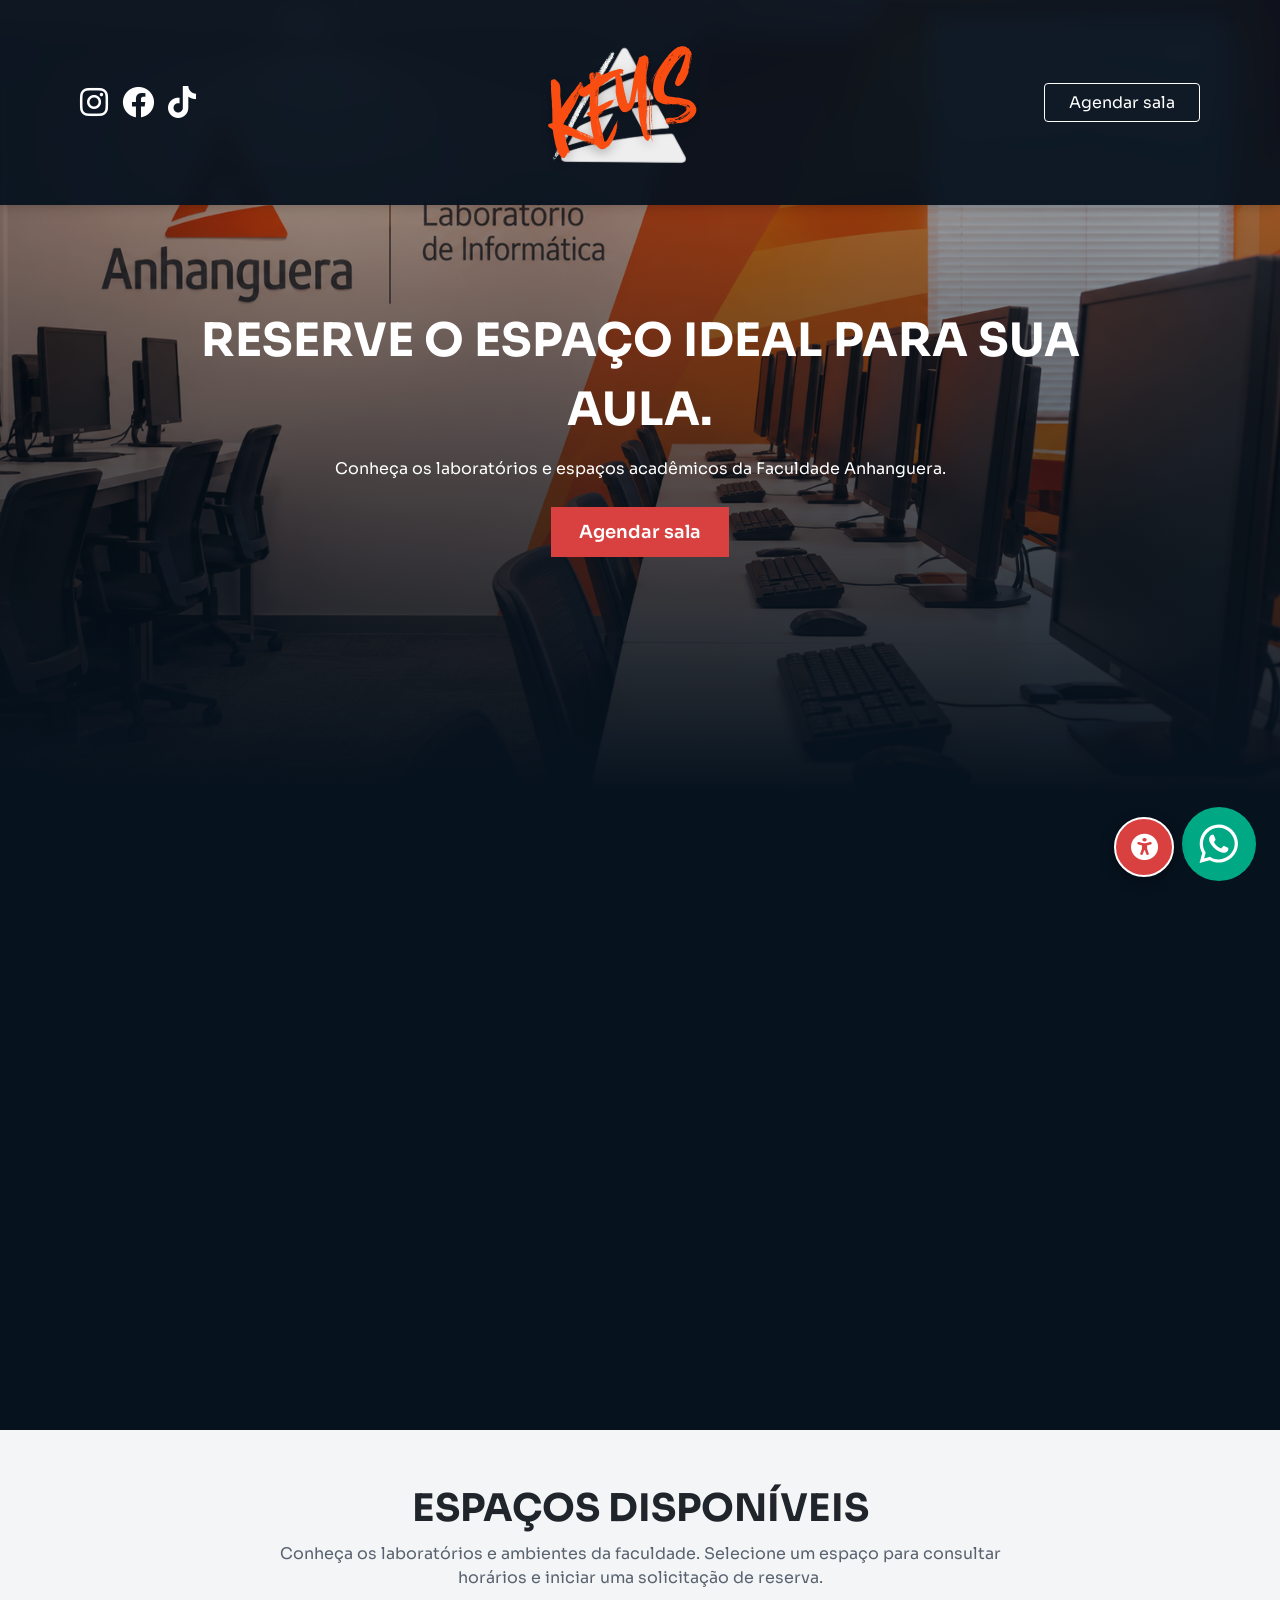
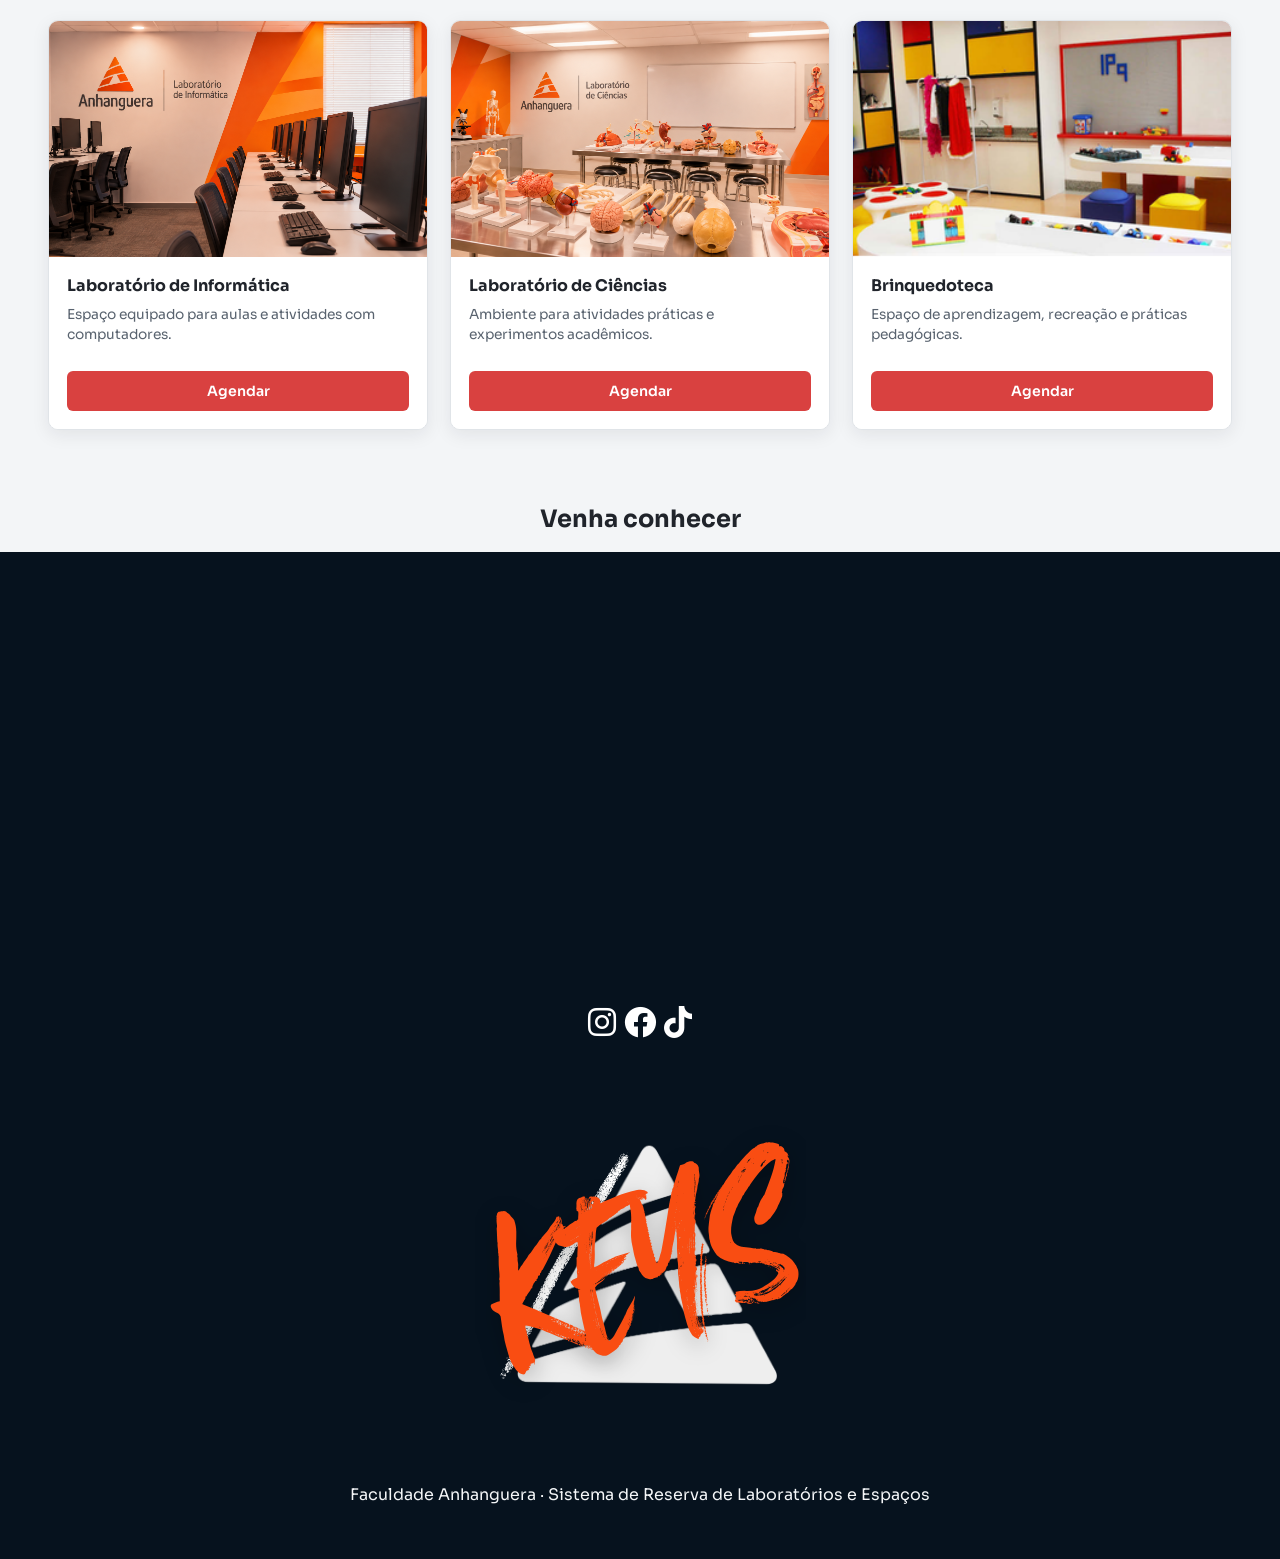
<file: index.html>
<!DOCTYPE html>
<html lang="pt-br">
<head>
  <!-- Metadados, estilos e scripts compartilhados pela página inicial. -->
  <meta charset="UTF-8">
  <meta name="viewport" content="width=device-width, initial-scale=1.0">
  <meta name="description" content="Conheça o Sistema de Reserva de Laboratórios e Espaços da Faculdade Anhanguera.">
  <meta name="theme-color" content="#06121e">

  <link href="https://unpkg.com/aos@2.3.1/dist/aos.css" rel="stylesheet">
  <link rel="preconnect" href="https://fonts.googleapis.com">
  <link rel="preconnect" href="https://fonts.gstatic.com" crossorigin>
  <link href="https://fonts.googleapis.com/css2?family=Sora:wght@300;400;500;600&display=swap" rel="stylesheet">
  <link rel="stylesheet" href="https://cdnjs.cloudflare.com/ajax/libs/font-awesome/6.0.0-beta3/css/all.min.css" integrity="sha512-Fo3rlrZj/k7ujTnHg4CGR2D7kSs0v4LLanw2qksYuRlEzO+tcaEPQogQ0KaoGN26/zrn20ImR1DfuLWnOo7aBA==" crossorigin="anonymous" referrerpolicy="no-referrer">
  <link rel="stylesheet" href="styles/accessibilidade.css">
  <link rel="stylesheet" href="styles/style.css">
  <link rel="stylesheet" href="styles/home.css">
  <script src="https://unpkg.com/aos@2.3.1/dist/aos.js" defer></script>
  <script src="scripts/config.js" defer></script>
  <script src="scripts/inicio.js" defer></script>
  <script src="scripts/script.js" defer></script>

  <title>Faculdade Anhanguera | Reserva de Espaços</title>
</head>
<body>
  <!-- Navegação principal e chamada para iniciar um agendamento. -->
  <a class="skip-link" href="#conteudo">Pular para o conteúdo</a>
  <div class="bg-home">
    <header>
      <nav class="header-content container" aria-label="Navegação principal">
        <div class="header-icons">
          <a href="https://www.instagram.com/anhangueraedu/" aria-label="Sobre o sistema">
            <i class="fa-brands fa-instagram fa-2x" aria-hidden="true"></i>
          </a>
          <a href="https://www.facebook.com/AnhangueraEdu/" aria-label="Conheça os espaços">
            <i class="fa-brands fa-facebook fa-2x" aria-hidden="true"></i>
          </a>
          <a href="https://www.tiktok.com/@anhangueraedu" aria-label="Contato">
            <i class="fa-brands fa-tiktok fa-2x" aria-hidden="true"></i>
          </a>
        </div>

        <div class="header-logo">
          <img
            src="img/logo.svg"
            alt="Logo da Faculdade Anhanguera"
          >
        </div>

        <div>
          <a class="header-button" href="html/agendar.html">Agendar sala</a>
        </div>
      </nav>

      <main id="conteudo" class="hero container" data-aos="fade-up" data-aos-delay="400">
        <h1>RESERVE O ESPAÇO IDEAL PARA SUA AULA.</h1>
        <p>Conheça os laboratórios e espaços acadêmicos da Faculdade Anhanguera.</p>
        <a class="button-contact" href="html/agendar.html">Agendar sala</a>
      </main>
    </header>
  </div>

  <!-- Apresentação do sistema e dos horários de funcionamento. -->
  <section class="about" id="sobre">
    <div class="container about-content">
      <div data-aos="zoom-in" data-aos-delay="100">
        <img src="img/images.svg" alt="Ilustração de um ambiente acadêmico">
      </div>

      <div class="about-description" data-aos="zoom-out-left" data-aos-delay="250">
        <h2>Sobre o sistema</h2>
        <p>O sistema facilita a consulta e a solicitação de reservas dos laboratórios e espaços acadêmicos da Faculdade Anhanguera.</p>
        <p>Os agendamentos podem ser solicitados das <strong>08h às 22h</strong>. Escolha o ambiente, consulte os horários disponíveis e envie os dados da atividade para a equipe responsável.</p>
      </div>
    </div>
  </section>

  <!-- Cartões dos espaços preenchidos por scripts/inicio.js. -->
  <section class="services" id="salas">
    <div class="services-content container">
      <h2>Espaços disponíveis</h2>
      <p>Conheça os laboratórios e ambientes da faculdade. Selecione um espaço para consultar horários e iniciar uma solicitação de reserva.</p>
    </div>

    <div class="haircuts home-room-grid" id="home-room-cards" aria-live="polite"></div>
  </section>

  <!-- Localização e informações de contato. -->
  <section class="services home-map-heading">
    <h2>Venha conhecer</h2>
  </section>

  <iframe
    class="home-map"
    title="Mapa da localização da Faculdade Anhanguera"
    src="https://www.google.com/maps/embed?pb=!1m18!1m12!1m3!1d3838.3509871655133!2d-48.048966823278604!3d-15.838139624037083!2m3!1f0!2f0!3f0!3m2!1i1024!2i768!4f13.1!3m3!1m2!1s0x92a7809d7d7fdf81%3A0x11df26cb869373de!2sFaculdade%20Anhanguera!5e0!3m2!1spt-BR!2sbr!4v1794248984615!5m2!1spt-BR!2sbr"
    loading="lazy"
    referrerpolicy="no-referrer-when-downgrade"
    allowfullscreen
  ></iframe>

  <footer class="footer" id="contato">
    <div class="footer-icons">
      <a href="https://www.instagram.com/anhangueraedu/" aria-label="Sobre o sistema"><i class="fa-brands fa-instagram fa-2x" aria-hidden="true"></i></a>
      <a href="https://www.facebook.com/AnhangueraEdu/" aria-label="Conheça os espaços"><i class="fa-brands fa-facebook fa-2x" aria-hidden="true"></i></a>
      <a href="https://www.tiktok.com/@anhangueraedu" aria-label="Contato"><i class="fa-brands fa-tiktok fa-2x" aria-hidden="true"></i></a>
    </div>
    <div>
      <img src="img/logo.svg" alt="Logo da Faculdade Anhanguera">
    </div>
    <p>Faculdade Anhanguera · Sistema de Reserva de Laboratórios e Espaços</p>
  </footer>

  <div class="accessibility-widget">
    <button class="accessibility-trigger" type="button" aria-label="Abrir opções de acessibilidade" aria-expanded="false" aria-controls="accessibility-panel" title="Arraste para mover; clique para abrir opções">
      <i class="fa-solid fa-universal-access" aria-hidden="true"></i>
    </button>
    <div class="accessibility-panel" id="accessibility-panel" role="group" aria-label="Preferências de acessibilidade" hidden>
      <p class="accessibility-panel-title">Acessibilidade</p>
      <button class="theme-toggle" type="button" aria-label="Ativar modo claro" aria-pressed="false">
        <i class="fa-solid fa-sun" aria-hidden="true"></i><span>Modo claro</span>
      </button>
      <div class="font-controls" role="group" aria-label="Tamanho da fonte">
        <button class="font-control" type="button" data-font-action="decrease" aria-label="Diminuir tamanho da fonte">A−</button>
        <button class="font-control" type="button" data-font-action="reset" aria-label="Restaurar tamanho padrão da fonte">A</button>
        <button class="font-control" type="button" data-font-action="increase" aria-label="Aumentar tamanho da fonte">A+</button>
      </div>
      <span id="font-status" class="sr-only" aria-live="polite" aria-atomic="true"></span>
      <span class="drag-hint">Arraste o botão redondo para mover</span>
    </div>
  </div>

  <a class="btn-whatsapp" href="https://api.whatsapp.com/send?phone=5561985565339&amp;text=Ol%C3%A1%2C%20gostaria%20de%20falar%20sobre%20a%20reserva%20de%20um%20espa%C3%A7o." target="_blank" rel="noopener noreferrer" aria-label="Falar com o responsável pelo WhatsApp">
    <img src="img/whatssapp.svg" alt="">
    <span class="tooltip-text">Falar com o responsável</span>
  </a>
</body>
</html>
</file>
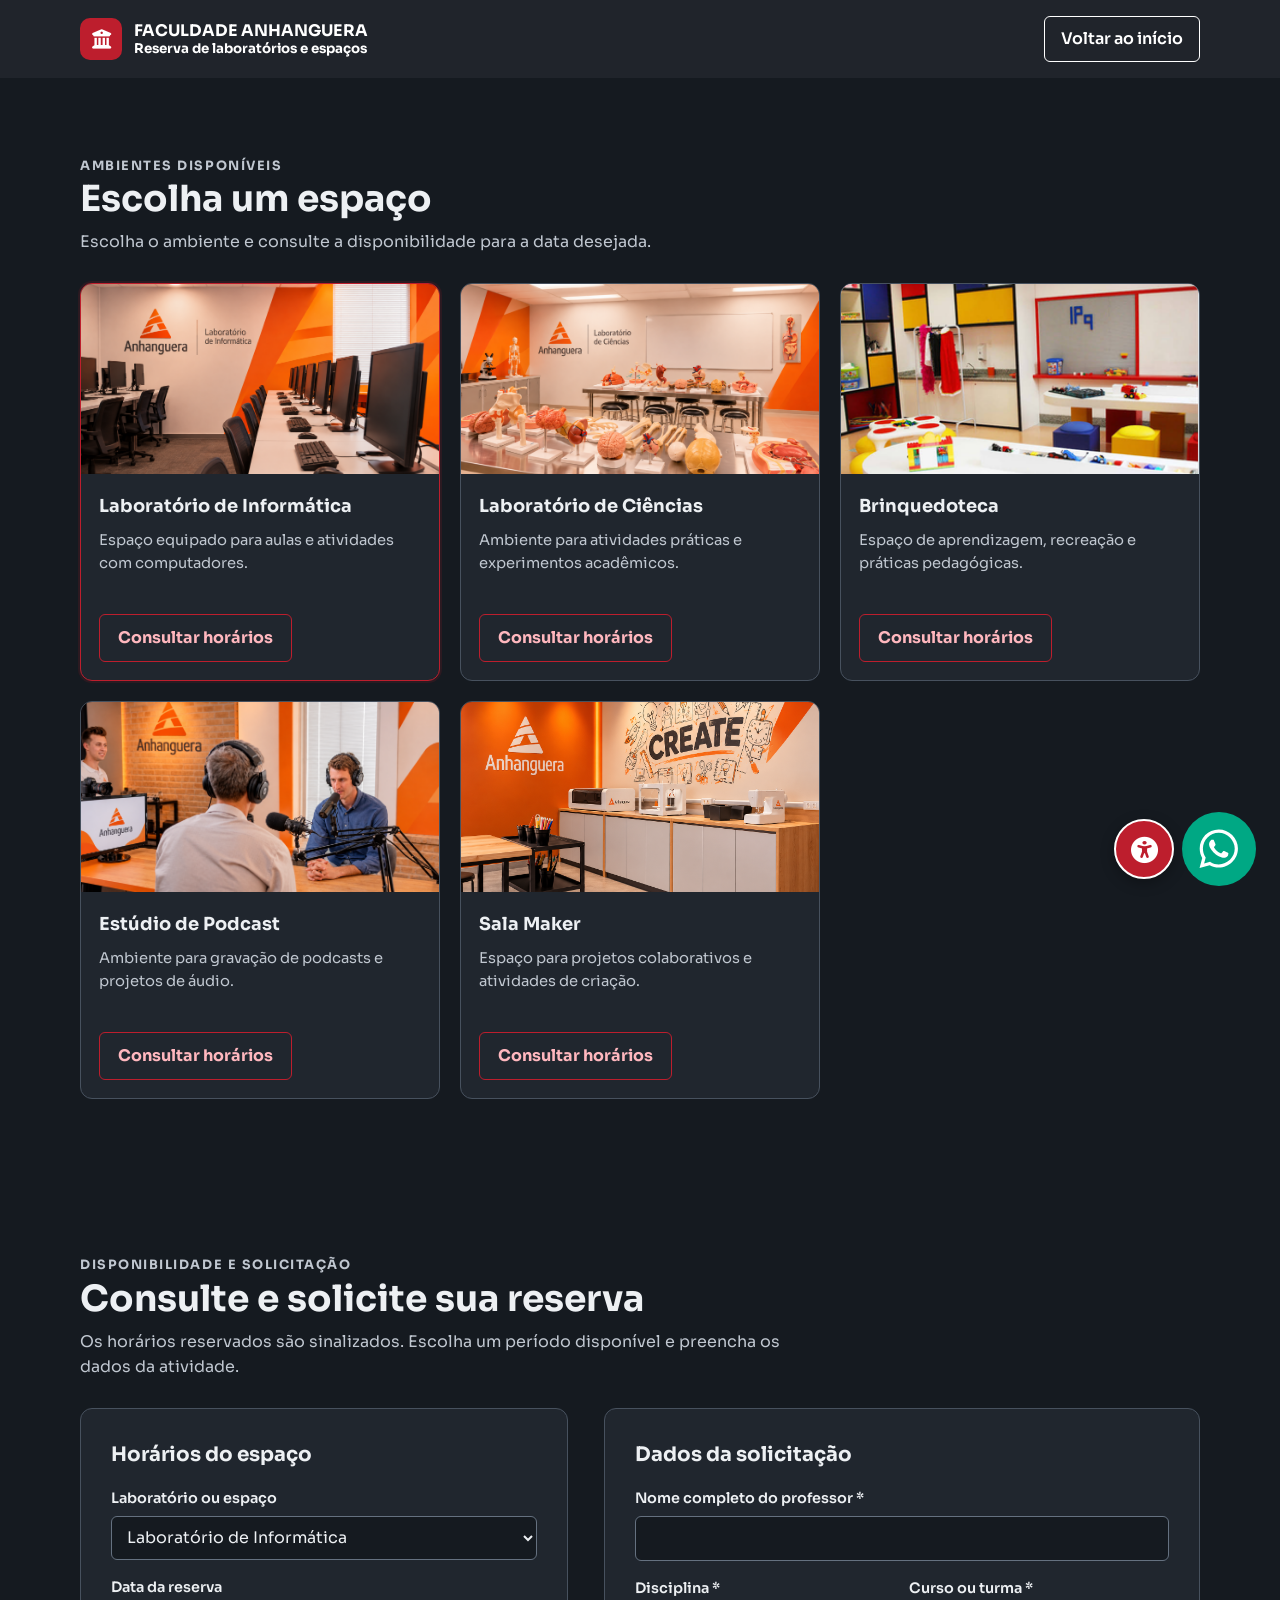
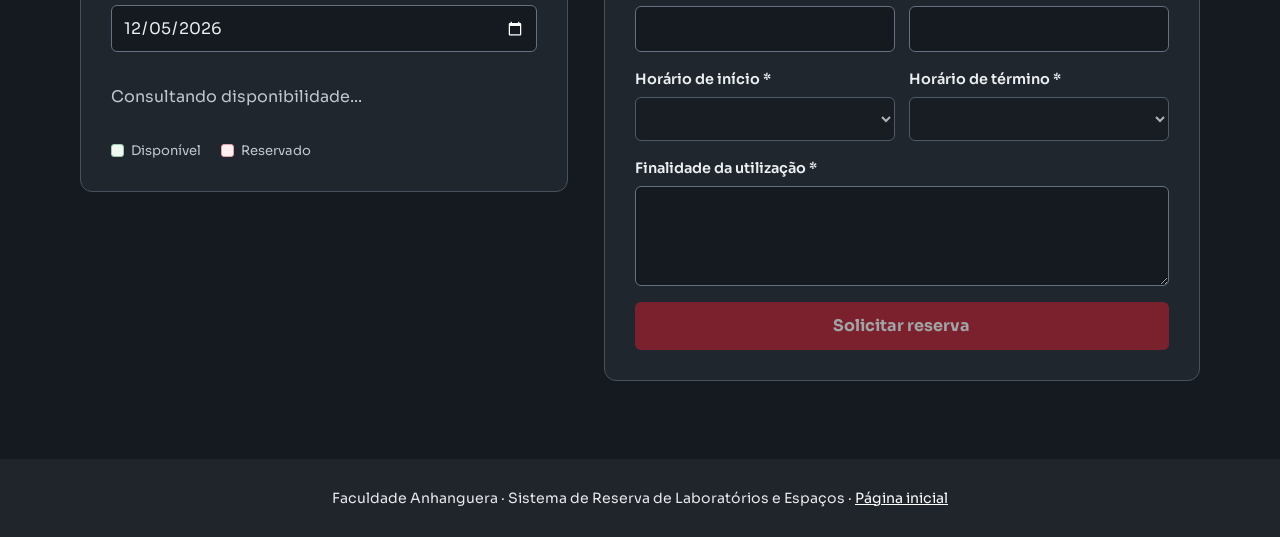
<file: agendar.html>
<!DOCTYPE html>
<html lang="pt-BR">
<head>
  <meta charset="UTF-8">
  <meta name="viewport" content="width=device-width, initial-scale=1">
  <meta name="description" content="Consulte horários e solicite a reserva de laboratórios da Faculdade Anhanguera.">
  <meta name="theme-color" content="#20242b">
  <title>Agendar Sala | Faculdade Anhanguera</title>
  <link rel="preconnect" href="https://fonts.googleapis.com">
  <link rel="preconnect" href="https://fonts.gstatic.com" crossorigin>
  <link href="https://fonts.googleapis.com/css2?family=Sora:wght@300;400;500;600;700&display=swap" rel="stylesheet">
  <link rel="stylesheet" href="https://cdnjs.cloudflare.com/ajax/libs/font-awesome/6.0.0-beta3/css/all.min.css" integrity="sha512-Fo3rlrZj/k7ujTnHg4CGR2D7kSs0v4LLanw2qksYuRlEzO+tcaEPQogQ0KaoGN26/zrn20ImR1DfuLWnOo7aBA==" crossorigin="anonymous" referrerpolicy="no-referrer">
  <link rel="stylesheet" href="styles/accessibilidade.css">
  <link rel="stylesheet" href="styles/reservas.css">
  <script src="scripts/config.js" defer></script>
  <script src="scripts/reservas.js" defer></script>
  <script src="scripts/script.js" defer></script>
</head>
<body>
  <a class="skip-link" href="#conteudo">Pular para o conteúdo</a>
  <header class="site-header">
    <div class="container header-inner">
      <a class="brand" href="index.html" aria-label="Faculdade Anhanguera - página inicial">
        <span class="brand-mark" aria-hidden="true"><i class="fa-solid fa-building-columns"></i></span>
        <span>FACULDADE ANHANGUERA<small>Reserva de laboratórios e espaços</small></span>
      </a>
      <a class="header-link" href="index.html">Voltar ao início</a>
    </div>
  </header>

  <main id="conteudo">
    <section class="section" id="espacos" aria-labelledby="rooms-title">
      <div class="container">
        <div class="section-heading">
          <p class="eyebrow">Ambientes disponíveis</p>
          <h2 id="rooms-title">Escolha um espaço</h2>
          <p>Escolha o ambiente e consulte a disponibilidade para a data desejada.</p>
        </div>
        <div class="room-grid" id="room-cards" aria-live="polite"></div>
      </div>
    </section>

    <section class="section reservation-section" id="reservation" aria-labelledby="reservation-title">
      <div class="container">
        <div class="section-heading">
          <p class="eyebrow">Disponibilidade e solicitação</p>
          <h2 id="reservation-title">Consulte e solicite sua reserva</h2>
          <p>Os horários reservados são sinalizados. Escolha um período disponível e preencha os dados da atividade.</p>
        </div>

        <div id="service-message" class="message" role="status" hidden></div>

        <div class="reservation-layout">
          <section class="availability-panel" aria-labelledby="availability-title">
            <h3 id="availability-title">Horários do espaço</h3>
            <div class="field">
              <label for="room">Laboratório ou espaço</label>
              <select id="room" name="room" form="reservation-form" required></select>
            </div>
            <div class="field">
              <label for="reservation-date">Data da reserva</label>
              <input id="reservation-date" name="date" type="date" form="reservation-form" required>
            </div>
            <div class="time-slots" id="availability" aria-live="polite" aria-label="Disponibilidade das 08 às 22 horas"></div>
            <div class="availability-legend" aria-label="Legenda dos horários">
              <span class="legend-item"><span class="legend-swatch" aria-hidden="true"></span>Disponível</span>
              <span class="legend-item"><span class="legend-swatch legend-swatch--reserved" aria-hidden="true"></span>Reservado</span>
            </div>
          </section>

          <section class="reservation-panel" aria-labelledby="form-title">
            <h3 id="form-title">Dados da solicitação</h3>
            <div id="form-message" class="message" role="status" aria-live="polite" hidden></div>
            <form id="reservation-form">
              <div class="form-grid">
                <div class="field field--full">
                  <label for="professor">Nome completo do professor *</label>
                  <input id="professor" name="professor" type="text" autocomplete="name" maxlength="160" required>
                </div>
                <div class="field">
                  <label for="discipline">Disciplina *</label>
                  <input id="discipline" name="discipline" type="text" maxlength="120" required>
                </div>
                <div class="field">
                  <label for="course">Curso ou turma *</label>
                  <input id="course" name="course" type="text" maxlength="120" required>
                </div>
                <div class="field">
                  <label for="start-time">Horário de início *</label>
                  <select id="start-time" name="start" form="reservation-form" required></select>
                </div>
                <div class="field">
                  <label for="end-time">Horário de término *</label>
                  <select id="end-time" name="end" form="reservation-form" required></select>
                </div>
                <div class="field field--full">
                  <label for="purpose">Finalidade da utilização *</label>
                  <textarea id="purpose" name="purpose" maxlength="1000" required></textarea>
                </div>
              </div>
              <button class="button" id="submit-reservation" type="submit">Solicitar reserva</button>
            </form>
          </section>
        </div>
      </div>
    </section>
  </main>

  <footer class="site-footer">
    <div class="container">
      <p>Faculdade Anhanguera · Sistema de Reserva de Laboratórios e Espaços · <a href="index.html">Página inicial</a></p>
    </div>
  </footer>

  <div class="accessibility-widget">
    <button class="accessibility-trigger" type="button" aria-label="Abrir opções de acessibilidade" aria-expanded="false" aria-controls="accessibility-panel" title="Arraste para mover; clique para abrir opções">
      <i class="fa-solid fa-universal-access" aria-hidden="true"></i>
    </button>
    <div class="accessibility-panel" id="accessibility-panel" role="group" aria-label="Preferências de acessibilidade" hidden>
      <p class="accessibility-panel-title">Acessibilidade</p>
      <button class="theme-toggle" type="button" aria-label="Ativar modo escuro" aria-pressed="false">
        <i class="fa-solid fa-moon" aria-hidden="true"></i><span>Modo escuro</span>
      </button>
      <div class="font-controls" role="group" aria-label="Tamanho da fonte">
        <button class="font-control" type="button" data-font-action="decrease" aria-label="Diminuir tamanho da fonte">A−</button>
        <button class="font-control" type="button" data-font-action="reset" aria-label="Restaurar tamanho padrão da fonte">A</button>
        <button class="font-control" type="button" data-font-action="increase" aria-label="Aumentar tamanho da fonte">A+</button>
      </div>
      <span id="font-status" class="sr-only" aria-live="polite" aria-atomic="true"></span>
      <span class="drag-hint">Arraste o botão redondo para mover</span>
    </div>
  </div>

  <a class="btn-whatsapp" href="https://api.whatsapp.com/send?phone=5561985565339&amp;text=Ol%C3%A1%2C%20gostaria%20de%20falar%20sobre%20a%20reserva%20de%20um%20espa%C3%A7o." target="_blank" rel="noopener noreferrer" aria-label="Falar com o responsável pelo WhatsApp">
    <img src="assets/whatssapp.svg" alt="">
    <span class="whatsapp-tooltip">Falar com o responsável</span>
  </a>

  <form id="booking-form" method="post" target="booking-frame" hidden>
    <input type="hidden" name="payload">
  </form>
  <iframe id="booking-frame" name="booking-frame" title="Retorno do registro da reserva" hidden></iframe>
</body>
</html>
</file>
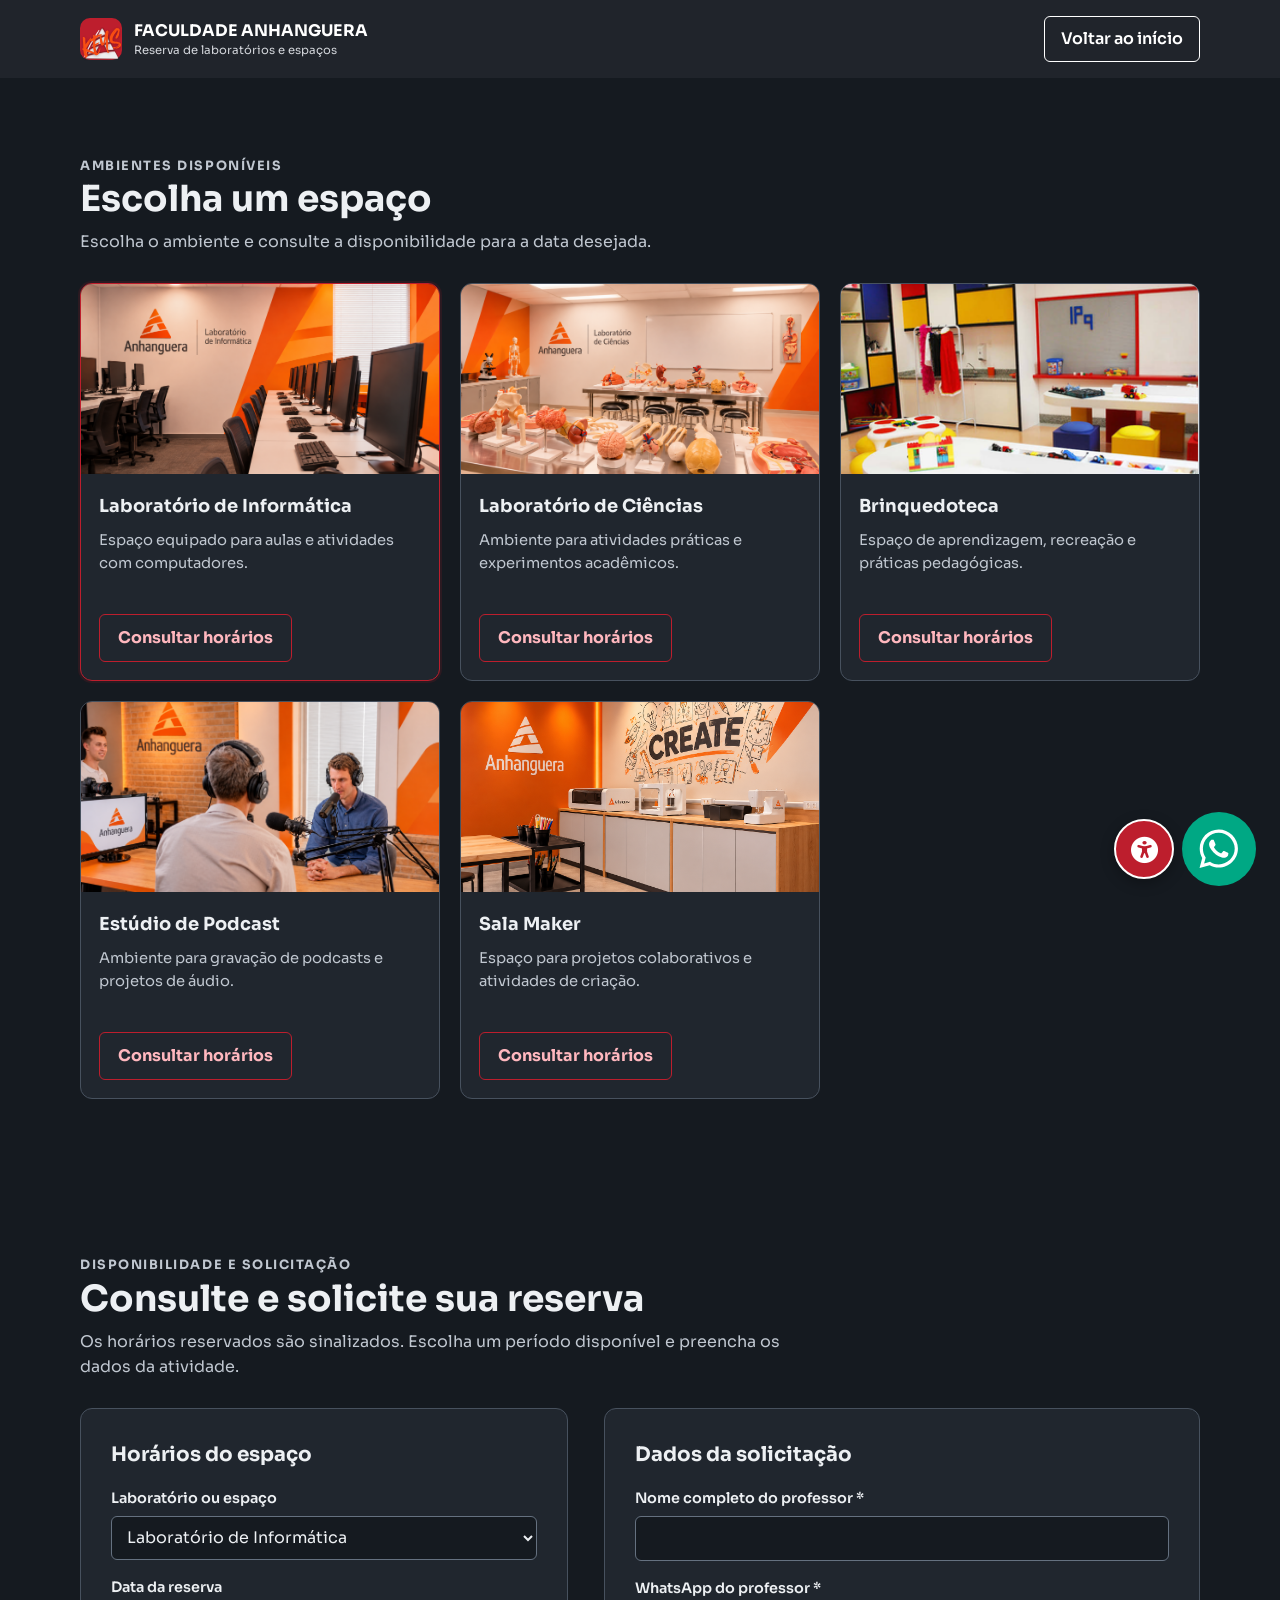
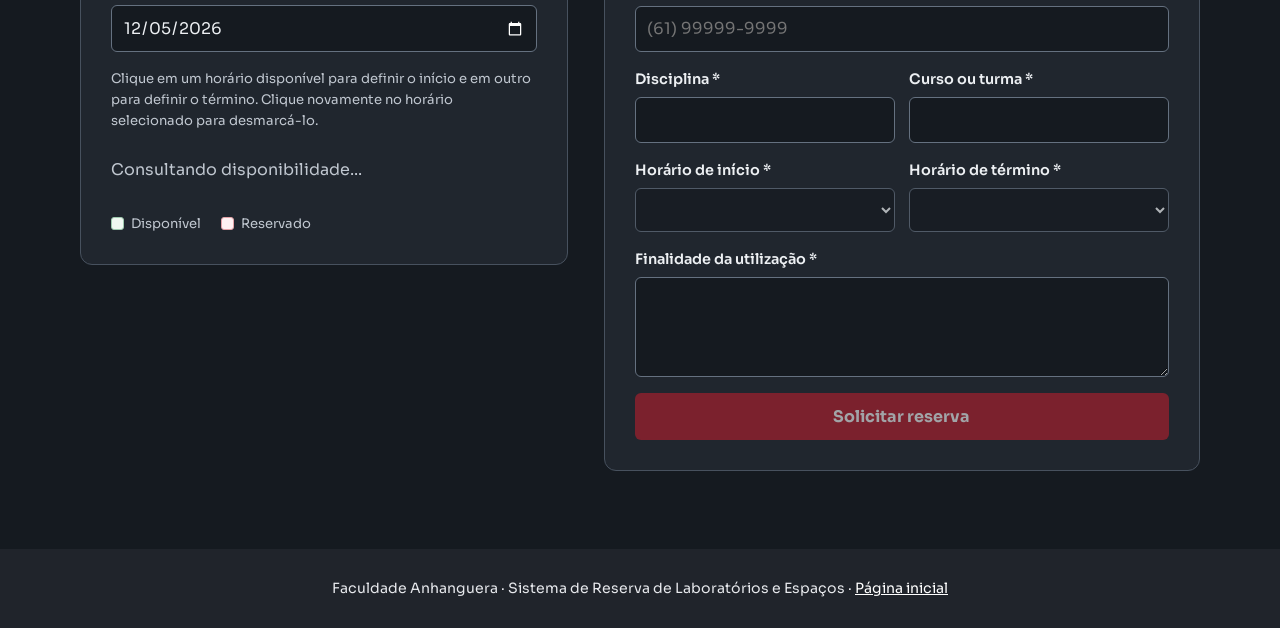
<file: html/agendar.html>
<!DOCTYPE html>
<html lang="pt-BR">

<head>
  <!-- A base mantém recursos e links relativos à raiz do projeto. -->
  <meta charset="UTF-8">
  <base href="../">
  <meta name="viewport" content="width=device-width, initial-scale=1">
  <meta name="description" content="Consulte horários e solicite a reserva de laboratórios da Faculdade Anhanguera.">
  <meta name="theme-color" content="#20242b">
  <title>Agendar Sala | Faculdade Anhanguera</title>
  <link rel="preconnect" href="https://fonts.googleapis.com">
  <link rel="preconnect" href="https://fonts.gstatic.com" crossorigin>
  <link href="https://fonts.googleapis.com/css2?family=Sora:wght@300;400;500;600;700&display=swap" rel="stylesheet">
  <link rel="stylesheet" href="https://cdnjs.cloudflare.com/ajax/libs/font-awesome/6.0.0-beta3/css/all.min.css"
    integrity="sha512-Fo3rlrZj/k7ujTnHg4CGR2D7kSs0v4LLanw2qksYuRlEzO+tcaEPQogQ0KaoGN26/zrn20ImR1DfuLWnOo7aBA=="
    crossorigin="anonymous" referrerpolicy="no-referrer">
  <link rel="stylesheet" href="styles/accessibilidade.css">
  <link rel="stylesheet" href="styles/reservas.css">
  <script src="scripts/config.js" defer></script>
  <script src="scripts/reservas.js" defer></script>
  <script src="scripts/script.js" defer></script>
</head>

<body>
  <!-- Cabeçalho de navegação da página de reservas. -->
  <a class="skip-link" href="#conteudo">Pular para o conteúdo</a>
  <header class="site-header">
    <div class="container header-inner">
      <a class="brand" href="index.html" aria-label="Faculdade Anhanguera - página inicial">
        <span class="brand-mark" aria-hidden="true"><img src="img/logo.svg" alt=""></span>
        <span>FACULDADE ANHANGUERA<span class="brand-subtitle">Reserva de laboratórios e espaços</span></span>
      </a>
      <a class="header-link" href="index.html" aria-label="Voltar ao início">
        <span class="header-link-full">Voltar ao início</span>
        <span class="header-link-short" aria-hidden="true">Início</span>
      </a>
    </div>
  </header>

  <!-- Espaços, disponibilidade e formulário de solicitação. -->
  <main id="conteudo">
    <section class="section" id="espacos" aria-labelledby="rooms-title">
      <div class="container">
        <div class="section-heading">
          <p class="eyebrow">Ambientes disponíveis</p>
          <h2 id="rooms-title">Escolha um espaço</h2>
          <p>Escolha o ambiente e consulte a disponibilidade para a data desejada.</p>
        </div>
        <div class="room-grid" id="room-cards" aria-live="polite"></div>
      </div>
    </section>

    <section class="section reservation-section" id="reservation" aria-labelledby="reservation-title">
      <div class="container">
        <div class="section-heading">
          <p class="eyebrow">Disponibilidade e solicitação</p>
          <h2 id="reservation-title">Consulte e solicite sua reserva</h2>
          <p>Os horários reservados são sinalizados. Escolha um período disponível e preencha os dados da atividade.</p>
        </div>

        <div id="service-message" class="message" role="status" hidden></div>

        <div class="reservation-layout">
          <section class="availability-panel" aria-labelledby="availability-title">
            <h3 id="availability-title">Horários do espaço</h3>
            <div class="field">
              <label for="room">Laboratório ou espaço</label>
              <select id="room" name="room" form="reservation-form" required></select>
            </div>
            <div class="field">
              <label for="reservation-date">Data da reserva</label>
              <input id="reservation-date" name="date" type="date" form="reservation-form" required>
            </div>
            <p class="availability-hint">Clique em um horário disponível para definir o início e em outro para definir o
              término. Clique novamente no horário selecionado para desmarcá-lo.</p>
            <div class="time-slots" id="availability" aria-live="polite"
              aria-label="Disponibilidade das 08 às 22 horas"></div>
            <div class="availability-legend" aria-label="Legenda dos horários">
              <span class="legend-item"><span class="legend-swatch" aria-hidden="true"></span>Disponível</span>
              <span class="legend-item"><span class="legend-swatch legend-swatch--reserved"
                  aria-hidden="true"></span>Reservado</span>
            </div>
          </section>

          <section class="reservation-panel" aria-labelledby="form-title">
            <h3 id="form-title">Dados da solicitação</h3>
            <div id="form-message" class="message" role="status" aria-live="polite" hidden></div>
            <form id="reservation-form">
              <div class="form-grid">
                <div class="field field--full">
                  <label for="professor">Nome completo do professor *</label>
                  <input id="professor" name="professor" type="text" autocomplete="name" maxlength="160" required>
                </div>

                <div class="field field--full">
                  <label for="whatsapp">WhatsApp do professor *</label>
                  <input id="whatsapp" name="whatsapp" type="tel" autocomplete="tel" inputmode="numeric"
                    placeholder="(61) 99999-9999" maxlength="15" pattern="\([1-9][0-9]\) 9[0-9]{4}-[0-9]{4}"
                    title="Digite um número no formato (61) 99999-9999" required>
                </div>
                <div class="field">
                  <label for="discipline">Disciplina *</label>
                  <input id="discipline" name="discipline" type="text" maxlength="120" required>
                </div>
                <div class="field">
                  <label for="course">Curso ou turma *</label>
                  <input id="course" name="course" type="text" maxlength="120" required>
                </div>
                <div class="field">
                  <label for="start-time">Horário de início *</label>
                  <select id="start-time" name="start" form="reservation-form" required></select>
                </div>
                <div class="field">
                  <label for="end-time">Horário de término *</label>
                  <select id="end-time" name="end" form="reservation-form" required></select>
                </div>
                <div class="field field--full">
                  <label for="purpose">Finalidade da utilização *</label>
                  <textarea id="purpose" name="purpose" maxlength="1000" required></textarea>
                </div>
              </div>
              <button class="button" id="submit-reservation" type="submit">Solicitar reserva</button>
            </form>
          </section>
        </div>
      </div>
    </section>
  </main>

  <!-- Rodapé e controles de acessibilidade compartilhados. -->
  <footer class="site-footer">
    <div class="container">
      <p>Faculdade Anhanguera · Sistema de Reserva de Laboratórios e Espaços · <a href="index.html">Página inicial</a>
      </p>
    </div>
  </footer>

  <div class="accessibility-widget">
    <button class="accessibility-trigger" type="button" aria-label="Abrir opções de acessibilidade"
      aria-expanded="false" aria-controls="accessibility-panel" title="Arraste para mover; clique para abrir opções">
      <i class="fa-solid fa-universal-access" aria-hidden="true"></i>
    </button>
    <div class="accessibility-panel" id="accessibility-panel" role="group" aria-label="Preferências de acessibilidade"
      hidden>
      <p class="accessibility-panel-title">Acessibilidade</p>
      <button class="theme-toggle" type="button" aria-label="Ativar modo escuro" aria-pressed="false">
        <i class="fa-solid fa-moon" aria-hidden="true"></i><span>Modo escuro</span>
      </button>
      <div class="font-controls" role="group" aria-label="Tamanho da fonte">
        <button class="font-control" type="button" data-font-action="decrease"
          aria-label="Diminuir tamanho da fonte">A−</button>
        <button class="font-control" type="button" data-font-action="reset"
          aria-label="Restaurar tamanho padrão da fonte">A</button>
        <button class="font-control" type="button" data-font-action="increase"
          aria-label="Aumentar tamanho da fonte">A+</button>
      </div>
      <span id="font-status" class="sr-only" aria-live="polite" aria-atomic="true"></span>
      <span class="drag-hint">Arraste o botão redondo para mover</span>
    </div>
  </div>

  <a class="btn-whatsapp"
    href="https://api.whatsapp.com/send?phone=5561985565339&amp;text=Ol%C3%A1%2C%20gostaria%20de%20falar%20sobre%20a%20reserva%20de%20um%20espa%C3%A7o."
    target="_blank" rel="noopener noreferrer" aria-label="Falar com o responsável pelo WhatsApp">
    <img src="img/whatssapp.svg" alt="">
    <span class="whatsapp-tooltip">Falar com o responsável</span>
  </a>

  <!-- Formulário e iframe ocultos para enviar a solicitação ao Apps Script. -->
  <form id="booking-form" method="post" target="booking-frame" hidden>
    <input type="hidden" name="payload">
  </form>
  <iframe id="booking-frame" name="booking-frame" title="Retorno do registro da reserva" hidden></iframe>
</body>

</html>
</file>
<file: styles/accessibilidade.css>
/* Tema escuro padrão: define cores da página, superfícies, textos e foco. */
/* Seleciona os elementos que receberão as propriedades abaixo. */
:root {
/* Define a propriedade color-scheme nesta regra de estilo. */
  color-scheme: dark;
  /* Informa ao navegador que os controles nativos devem usar aparência escura. */
/* Define a propriedade --page-bg nesta regra de estilo. */
  --page-bg: #06121e;
  /* Cor de fundo principal do modo escuro. */
/* Define a propriedade --surface nesta regra de estilo. */
  --surface: #ffffff;
  /* Cor de fundo das superfícies claras, como cartões. */
/* Define a propriedade --text nesta regra de estilo. */
  --text: #232224;
  /* Cor padrão para textos em superfícies claras. */
/* Define a propriedade --text-on-dark nesta regra de estilo. */
  --text-on-dark: #ffffff;
  /* Cor do texto exibido sobre fundos escuros. */
/* Define a propriedade --focus nesta regra de estilo. */
  --focus: #ffca28;
  /* Cor de alto contraste para o indicador de foco. */
/* Fecha o bloco de estilos iniciado acima. */
}

/* Substitui as cores principais quando a raiz recebe o tema claro. */
/* Seleciona os elementos que receberão as propriedades abaixo. */
:root[data-theme="light"] {
/* Define a propriedade color-scheme nesta regra de estilo. */
  color-scheme: light;
  /* Ajusta os controles nativos para a aparência clara. */
/* Define a propriedade --page-bg nesta regra de estilo. */
  --page-bg: #f4f6f8;
  /* Define o fundo suave do tema claro. */
/* Define a propriedade --surface nesta regra de estilo. */
  --surface: #ffffff;
  /* Mantém as superfícies brancas. */
/* Define a propriedade --text nesta regra de estilo. */
  --text: #18212a;
  /* Usa texto escuro para melhorar o contraste no tema claro. */
/* Define a propriedade --text-on-dark nesta regra de estilo. */
  --text-on-dark: #ffffff;
  /* Preserva texto branco em elementos escuros. */
/* Fecha o bloco de estilos iniciado acima. */
}

/* Aplica as cores gerais e uma transição suave entre os temas. */
/* Seleciona os elementos que receberão as propriedades abaixo. */
body {
/* Define a propriedade background-color nesta regra de estilo. */
  background-color: var(--page-bg);
/* Define a propriedade color nesta regra de estilo. */
  color: var(--text);
/* Define a propriedade transition nesta regra de estilo. */
  transition: background-color .2s ease, color .2s ease;
/* Fecha o bloco de estilos iniciado acima. */
}

/* Atualiza o fundo e o texto da seção Sobre em ambos os temas. */
/* Seleciona os elementos que receberão as propriedades abaixo. */
.about {
/* Define a propriedade background-color nesta regra de estilo. */
  background-color: var(--page-bg);
/* Define a propriedade color nesta regra de estilo. */
  color: var(--text);
/* Fecha o bloco de estilos iniciado acima. */
}

/* Define fundo e texto dos serviços e dos cartões de cortes. */
/* Continua a regra de estilo do componente explicado acima. */
.services,
/* Continua a regra de estilo do componente explicado acima. */
.haircut,
/* Seleciona os elementos que receberão as propriedades abaixo. */
.haircut-info {
/* Define a propriedade background-color nesta regra de estilo. */
  background-color: var(--surface);
/* Define a propriedade color nesta regra de estilo. */
  color: var(--text);
/* Fecha o bloco de estilos iniciado acima. */
}

/* Faz o rodapé acompanhar o fundo definido para o tema atual. */
/* Seleciona os elementos que receberão as propriedades abaixo. */
.footer {
/* Define a propriedade background-color nesta regra de estilo. */
  background-color: var(--page-bg);
/* Fecha o bloco de estilos iniciado acima. */
}

/* Organiza o botão de tema e define sua aparência e área de interação. */
/* Seleciona os elementos que receberão as propriedades abaixo. */
.theme-toggle {
/* Define a propriedade display nesta regra de estilo. */
  display: inline-flex;
  /* Coloca ícone e texto lado a lado. */
/* Define a propriedade align-items nesta regra de estilo. */
  align-items: center;
  /* Alinha verticalmente os itens do botão. */
/* Define a propriedade justify-content nesta regra de estilo. */
  justify-content: center;
  /* Centraliza o conteúdo horizontalmente. */
/* Define a propriedade gap nesta regra de estilo. */
  gap: 8px;
  /* Cria espaço entre o ícone e o texto. */
/* Define a propriedade padding nesta regra de estilo. */
  padding: 9px 12px;
  /* Aumenta a área clicável do botão. */
/* Define a propriedade border nesta regra de estilo. */
  border: 1px solid currentColor;
  /* Usa a cor do texto como cor da borda. */
/* Define a propriedade border-radius nesta regra de estilo. */
  border-radius: 6px;
  /* Arredonda os cantos do botão. */
/* Define a propriedade background nesta regra de estilo. */
  background: var(--page-bg);
  /* Usa o fundo correspondente ao tema ativo. */
/* Define a propriedade color nesta regra de estilo. */
  color: var(--text-on-dark);
  /* Define a cor do conteúdo do botão. */
/* Define a propriedade font nesta regra de estilo. */
  font: inherit;
  /* Mantém a tipografia usada no restante do site. */
/* Define a propriedade cursor nesta regra de estilo. */
  cursor: pointer;
  /* Indica que o botão pode ser acionado. */
/* Fecha o bloco de estilos iniciado acima. */
}

/* Destaca o botão de tema quando o ponteiro passa sobre ele. */
/* Seleciona os elementos que receberão as propriedades abaixo. */
.theme-toggle:hover {
/* Define a propriedade background nesta regra de estilo. */
  background: #d94140;
/* Define a propriedade border-color nesta regra de estilo. */
  border-color: #d94140;
/* Fecha o bloco de estilos iniciado acima. */
}

/* Ajusta o texto do botão para ficar legível no fundo do modo claro. */
/* Seleciona os elementos que receberão as propriedades abaixo. */
:root[data-theme="light"] .theme-toggle {
/* Define a propriedade color nesta regra de estilo. */
  color: #18212a;
/* Fecha o bloco de estilos iniciado acima. */
}

/* Mantém o atalho fora da tela até receber foco pelo teclado. */
/* Seleciona os elementos que receberão as propriedades abaixo. */
.skip-link {
/* Define a propriedade position nesta regra de estilo. */
  position: fixed;
/* Define a propriedade z-index nesta regra de estilo. */
  z-index: 1000;
/* Define a propriedade top nesta regra de estilo. */
  top: 8px;
/* Define a propriedade left nesta regra de estilo. */
  left: 8px;
/* Define a propriedade padding nesta regra de estilo. */
  padding: 12px;
/* Define a propriedade transform nesta regra de estilo. */
  transform: translateY(-150%);
/* Define a propriedade background nesta regra de estilo. */
  background: var(--surface);
/* Define a propriedade color nesta regra de estilo. */
  color: var(--text);
/* Fecha o bloco de estilos iniciado acima. */
}

/* Exibe o atalho quando a pessoa navega até ele pelo teclado. */
/* Seleciona os elementos que receberão as propriedades abaixo. */
.skip-link:focus {
/* Define a propriedade transform nesta regra de estilo. */
  transform: translateY(0);
/* Fecha o bloco de estilos iniciado acima. */
}

/* Desenha um contorno visível em controles que recebem foco. */
/* Seleciona os elementos que receberão as propriedades abaixo. */
:focus-visible {
/* Define a propriedade outline nesta regra de estilo. */
  outline: 3px solid var(--focus);
/* Define a propriedade outline-offset nesta regra de estilo. */
  outline-offset: 3px;
/* Fecha o bloco de estilos iniciado acima. */
}

/* Ajusta o espaço do botão em telas menores. */
/* Aplica regras especiais conforme largura ou preferência do dispositivo. */
@media (max-width: 768px) {
/* Seleciona os elementos que receberão as propriedades abaixo. */
  .theme-toggle {
/* Define a propriedade margin-top nesta regra de estilo. */
    margin-top: 12px;
/* Fecha o bloco de estilos iniciado acima. */
  }

  /* Separa o botão dos demais itens do cabeçalho. */
/* Fecha o bloco de estilos iniciado acima. */
}

/* Respeita a preferência do sistema por menos animações e transições. */
/* Aplica regras especiais conforme largura ou preferência do dispositivo. */
@media (prefers-reduced-motion: reduce) {

  *,
  *::before,
  *::after {
/* Define a propriedade scroll-behavior nesta regra de estilo. */
    scroll-behavior: auto !important;
/* Define a propriedade animation-duration nesta regra de estilo. */
    animation-duration: .01ms !important;
/* Define a propriedade animation-iteration-count nesta regra de estilo. */
    animation-iteration-count: 1 !important;
/* Define a propriedade transition-duration nesta regra de estilo. */
    transition-duration: .01ms !important;
/* Fecha o bloco de estilos iniciado acima. */
  }

  /* Reduz animações de todos os elementos. */
/* Fecha o bloco de estilos iniciado acima. */
}
</file>
<file: styles/style.css>
* {
/* Define a propriedade CSS 'margin' para os elementos selecionados. */
  margin: 0;
/* Define a propriedade CSS 'padding' para os elementos selecionados. */
  padding: 0;
/* Define a propriedade CSS 'box-sizing' para os elementos selecionados. */
  box-sizing: border-box;
/* Define a propriedade CSS 'outline' para os elementos selecionados. */
  outline: 0;
/* Fecha o bloco de estilos que foi aberto acima. */
}

/* Seleciona os elementos HTML que receberão os estilos abaixo. */
header {
/* Define a propriedade CSS 'width' para os elementos selecionados. */
  width: 100%;
/* Fecha o bloco de estilos que foi aberto acima. */
}

/* Seleciona os elementos HTML que receberão os estilos abaixo. */
.header-content {
/* Define a propriedade CSS 'display' para os elementos selecionados. */
  display: flex;
/* Define a propriedade CSS 'align-items' para os elementos selecionados. */
  align-items: center;
/* Define a propriedade CSS 'justify-content' para os elementos selecionados. */
  justify-content: space-between;
/* Fecha o bloco de estilos que foi aberto acima. */
}

/* Seleciona os elementos HTML que receberão os estilos abaixo. */
i {
/* Define a propriedade CSS 'color' para os elementos selecionados. */
  color: #FFF;
/* Fecha o bloco de estilos que foi aberto acima. */
}

/* Seleciona os elementos HTML que receberão os estilos abaixo. */
.header-icons {
/* Define a propriedade CSS 'display' para os elementos selecionados. */
  display: flex;
/* Define a propriedade CSS 'gap' para os elementos selecionados. */
  gap: 14px;
/* Fecha o bloco de estilos que foi aberto acima. */
}

/* Seleciona os elementos HTML que receberão os estilos abaixo. */
.header-icons a:hover i {
/* Define a propriedade CSS 'animation' para os elementos selecionados. */
  animation: translateY 0.8s infinite alternate;
/* Define a propriedade CSS 'color' para os elementos selecionados. */
  color: #d34040;
/* Fecha o bloco de estilos que foi aberto acima. */
}

/* Define as etapas da animação nomeada nesta regra. */
@keyframes translateY {
/* Marca uma etapa inicial ou final da animação. */
  from {
/* Define a propriedade CSS 'transform' para os elementos selecionados. */
    transform: translateY(0) scale(1);
/* Fecha o bloco de estilos que foi aberto acima. */
  }
/* Marca uma etapa inicial ou final da animação. */
  to {
/* Define a propriedade CSS 'transform' para os elementos selecionados. */
    transform: translateY(-8px) scale(1.1);
/* Fecha o bloco de estilos que foi aberto acima. */
  }
/* Fecha o bloco de estilos que foi aberto acima. */
}
/* Seleciona os elementos HTML que receberão os estilos abaixo. */
.header-button {
/* Define a propriedade CSS 'border' para os elementos selecionados. */
  border: 1px solid #FFF;
/* Define a propriedade CSS 'padding' para os elementos selecionados. */
  padding: 8px 24px;
/* Define a propriedade CSS 'border-radius' para os elementos selecionados. */
  border-radius: 4px;
/* Define a propriedade CSS 'color' para os elementos selecionados. */
  color: #FFF;
/* Define a propriedade CSS 'background-color' para os elementos selecionados. */
  background-color: transparent;
/* Define a propriedade CSS 'transition' para os elementos selecionados. */
  transition: background-color 0.8s;
/* Fecha o bloco de estilos que foi aberto acima. */
}

/* Seleciona os elementos HTML que receberão os estilos abaixo. */
.header-button:hover {
/* Define a propriedade CSS 'border' para os elementos selecionados. */
  border: 1px solid #d34040;
/* Define a propriedade CSS 'background-color' para os elementos selecionados. */
  background-color: #d34040;
/* Fecha o bloco de estilos que foi aberto acima. */
}

/* Seleciona os elementos HTML que receberão os estilos abaixo. */
.header-logo {
/* Define a propriedade CSS 'display' para os elementos selecionados. */
  display: flex;
/* Define a propriedade CSS 'align-items' para os elementos selecionados. */
  align-items: center;
/* Define a propriedade CSS 'justify-content' para os elementos selecionados. */
  justify-content: center;
/* Define a propriedade CSS 'margin-top' para os elementos selecionados. */
  margin-top: 14px;
/* Fecha o bloco de estilos que foi aberto acima. */
}

/* Inicia uma condição para adaptar o estilo a telas ou preferências específicas. */
@media screen and (max-width: 768px) {
/* Seleciona os elementos HTML que receberão os estilos abaixo. */
  .header-content {
/* Define a propriedade CSS 'width' para os elementos selecionados. */
    width: 100%;
/* Define a propriedade CSS 'flex-direction' para os elementos selecionados. */
    flex-direction: column;
/* Define a propriedade CSS 'align-items' para os elementos selecionados. */
    align-items: center;
/* Define a propriedade CSS 'justify-content' para os elementos selecionados. */
    justify-content: center;
/* Fecha o bloco de estilos que foi aberto acima. */
  }
/* Seleciona os elementos HTML que receberão os estilos abaixo. */
  .header-content i {
/* Define a propriedade CSS 'margin-top' para os elementos selecionados. */
    margin-top: 16px;
/* Define a propriedade CSS 'font-size' para os elementos selecionados. */
    font-size: 34px;
/* Fecha o bloco de estilos que foi aberto acima. */
  }
/* Seleciona os elementos HTML que receberão os estilos abaixo. */
  .header-logo img {
/* Define a propriedade CSS 'width' para os elementos selecionados. */
    width: 160px;
/* Define a propriedade CSS 'margin-top' para os elementos selecionados. */
    margin-top: 46px;
/* Fecha o bloco de estilos que foi aberto acima. */
  }
/* Seleciona os elementos HTML que receberão os estilos abaixo. */
  .header-button {
/* Define a propriedade CSS 'display' para os elementos selecionados. */
    display: none;
/* Fecha o bloco de estilos que foi aberto acima. */
  }
/* Fecha o bloco de estilos que foi aberto acima. */
}
/* Seleciona os elementos HTML que receberão os estilos abaixo. */
.container {
/* Define a propriedade CSS 'max-width' para os elementos selecionados. */
  max-width: 1440px;
/* Define a propriedade CSS 'margin' para os elementos selecionados. */
  margin: 0 auto;
/* Define a propriedade CSS 'padding' para os elementos selecionados. */
  padding: 0 8px;
/* Fecha o bloco de estilos que foi aberto acima. */
}

/* Seleciona os elementos HTML que receberão os estilos abaixo. */
.bg-home {
/* Define a propriedade CSS 'position' para os elementos selecionados. */
  position: relative;
/* Fecha o bloco de estilos que foi aberto acima. */
}

/* Seleciona os elementos HTML que receberão os estilos abaixo. */
.bg-home::before {
/* Define a propriedade CSS 'content' para os elementos selecionados. */
  content: "";
/* Define a propriedade CSS 'display' para os elementos selecionados. */
  display: block;
/* Define a propriedade CSS 'position' para os elementos selecionados. */
  position: absolute;
/* Define a propriedade CSS 'background-image' para os elementos selecionados. */
  background-image: linear-gradient(to bottom, rgba(6, 18, 30, 0.1), #06121e), url("../img/corte1.png");
/* Define a propriedade CSS 'left' para os elementos selecionados. */
  left: 0;
/* Define a propriedade CSS 'top' para os elementos selecionados. */
  top: 0;
/* Define a propriedade CSS 'width' para os elementos selecionados. */
  width: 100%;
/* Define a propriedade CSS 'height' para os elementos selecionados. */
  height: 100%;
/* Define a propriedade CSS 'z-index' para os elementos selecionados. */
  z-index: -1;
/* Define a propriedade CSS 'background-size' para os elementos selecionados. */
  background-size: cover;
/* Define a propriedade CSS 'background-repeat' para os elementos selecionados. */
  background-repeat: no-repeat;
/* Define a propriedade CSS 'background-position' para os elementos selecionados. */
  background-position: 50% 0;
/* Define a propriedade CSS 'opacity' para os elementos selecionados. */
  opacity: 0.9;
/* Fecha o bloco de estilos que foi aberto acima. */
}

/* Seleciona os elementos HTML que receberão os estilos abaixo. */
.hero {
/* Define a propriedade CSS 'color' para os elementos selecionados. */
  color: #FFF;
/* Define a propriedade CSS 'min-height' para os elementos selecionados. */
  min-height: 80vh;
/* Define a propriedade CSS 'display' para os elementos selecionados. */
  display: flex;
/* Define a propriedade CSS 'flex-direction' para os elementos selecionados. */
  flex-direction: column;
/* Define a propriedade CSS 'align-items' para os elementos selecionados. */
  align-items: center;
/* Define a propriedade CSS 'justify-content' para os elementos selecionados. */
  justify-content: center;
/* Define a propriedade CSS 'padding' para os elementos selecionados. */
  padding: 14px;
/* Fecha o bloco de estilos que foi aberto acima. */
}
/* Seleciona os elementos HTML que receberão os estilos abaixo. */
.hero h1 {
/* Define a propriedade CSS 'text-align' para os elementos selecionados. */
  text-align: center;
/* Define a propriedade CSS 'line-height' para os elementos selecionados. */
  line-height: 150%;
/* Define a propriedade CSS 'max-width' para os elementos selecionados. */
  max-width: 940px;
/* Define a propriedade CSS 'font-size' para os elementos selecionados. */
  font-size: 46px;
/* Fecha o bloco de estilos que foi aberto acima. */
}
/* Seleciona os elementos HTML que receberão os estilos abaixo. */
.hero p {
/* Define a propriedade CSS 'text-align' para os elementos selecionados. */
  text-align: center;
/* Define a propriedade CSS 'margin' para os elementos selecionados. */
  margin: 14px 0;
/* Fecha o bloco de estilos que foi aberto acima. */
}

/* Seleciona os elementos HTML que receberão os estilos abaixo. */
.button-contact {
/* Define a propriedade CSS 'padding' para os elementos selecionados. */
  padding: 14px 28px;
/* Define a propriedade CSS 'color' para os elementos selecionados. */
  color: #FFF;
/* Define a propriedade CSS 'background-color' para os elementos selecionados. */
  background-color: #d94140;
/* Define a propriedade CSS 'border' para os elementos selecionados. */
  border: 0;
/* Define a propriedade CSS 'font-size' para os elementos selecionados. */
  font-size: 18px;
/* Define a propriedade CSS 'font-weight' para os elementos selecionados. */
  font-weight: 600;
/* Define a propriedade CSS 'margin' para os elementos selecionados. */
  margin: 14px 0;
/* Fecha o bloco de estilos que foi aberto acima. */
}

/* Seleciona os elementos HTML que receberão os estilos abaixo. */
.button-contact:hover {
/* Define a propriedade CSS 'animation' para os elementos selecionados. */
  animation: scaleButton 0.8s alternate infinite;
/* Fecha o bloco de estilos que foi aberto acima. */
}

/* Define as etapas da animação nomeada nesta regra. */
@keyframes scaleButton {
/* Marca uma etapa inicial ou final da animação. */
  from {
/* Define a propriedade CSS 'transform' para os elementos selecionados. */
    transform: scale(1);
/* Fecha o bloco de estilos que foi aberto acima. */
  }
/* Marca uma etapa inicial ou final da animação. */
  to {
/* Define a propriedade CSS 'transform' para os elementos selecionados. */
    transform: scale(1.07);
/* Fecha o bloco de estilos que foi aberto acima. */
  }
/* Fecha o bloco de estilos que foi aberto acima. */
}
/* Inicia uma condição para adaptar o estilo a telas ou preferências específicas. */
@media screen and (max-width: 768px) {
/* Seleciona os elementos HTML que receberão os estilos abaixo. */
  .hero {
/* Define a propriedade CSS 'min-height' para os elementos selecionados. */
    min-height: 60vh;
/* Fecha o bloco de estilos que foi aberto acima. */
  }
/* Seleciona os elementos HTML que receberão os estilos abaixo. */
  .hero h1 {
/* Define a propriedade CSS 'font-size' para os elementos selecionados. */
    font-size: 34px;
/* Define a propriedade CSS 'padding' para os elementos selecionados. */
    padding: 0 14px;
/* Define a propriedade CSS 'width' para os elementos selecionados. */
    width: 100%;
/* Fecha o bloco de estilos que foi aberto acima. */
  }
/* Seleciona os elementos HTML que receberão os estilos abaixo. */
  .hero p {
/* Define a propriedade CSS 'font-size' para os elementos selecionados. */
    font-size: 14px;
/* Fecha o bloco de estilos que foi aberto acima. */
  }
/* Fecha o bloco de estilos que foi aberto acima. */
}
/* Inicia uma condição para adaptar o estilo a telas ou preferências específicas. */
@media screen and (max-width: 480px) {
/* Seleciona os elementos HTML que receberão os estilos abaixo. */
  .hero h1 {
/* Define a propriedade CSS 'font-size' para os elementos selecionados. */
    font-size: 24px;
/* Fecha o bloco de estilos que foi aberto acima. */
  }
/* Fecha o bloco de estilos que foi aberto acima. */
}
/* Seleciona os elementos HTML que receberão os estilos abaixo. */
.about {
/* Define a propriedade CSS 'background-color' para os elementos selecionados. */
  background-color: #06121e;
/* Define a propriedade CSS 'overflow' para os elementos selecionados. */
  overflow: hidden;
/* Define a propriedade CSS 'color' para os elementos selecionados. */
  color: #FFF;
/* Fecha o bloco de estilos que foi aberto acima. */
}

/* Seleciona os elementos HTML que receberão os estilos abaixo. */
.about-content {
/* Define a propriedade CSS 'display' para os elementos selecionados. */
  display: flex;
/* Define a propriedade CSS 'align-items' para os elementos selecionados. */
  align-items: center;
/* Define a propriedade CSS 'justify-content' para os elementos selecionados. */
  justify-content: center;
/* Define a propriedade CSS 'gap' para os elementos selecionados. */
  gap: 14px;
/* Define a propriedade CSS 'padding' para os elementos selecionados. */
  padding: 34px 14px 64px 14px;
/* Fecha o bloco de estilos que foi aberto acima. */
}
/* Seleciona os elementos HTML que receberão os estilos abaixo. */
.about-content img {
/* Define a propriedade CSS 'max-width' para os elementos selecionados. */
  max-width: 570px;
/* Fecha o bloco de estilos que foi aberto acima. */
}

/* Seleciona os elementos HTML que receberão os estilos abaixo. */
.about-content div {
/* Define a propriedade CSS 'flex' para os elementos selecionados. */
  flex: 1;
/* Fecha o bloco de estilos que foi aberto acima. */
}

/* Seleciona os elementos HTML que receberão os estilos abaixo. */
.about-description h2 {
/* Define a propriedade CSS 'font-size' para os elementos selecionados. */
  font-size: 38px;
/* Define a propriedade CSS 'margin-bottom' para os elementos selecionados. */
  margin-bottom: 24px;
/* Fecha o bloco de estilos que foi aberto acima. */
}
/* Seleciona os elementos HTML que receberão os estilos abaixo. */
.about-description p {
/* Define a propriedade CSS 'margin-bottom' para os elementos selecionados. */
  margin-bottom: 14px;
/* Define a propriedade CSS 'line-height' para os elementos selecionados. */
  line-height: 150%;
/* Fecha o bloco de estilos que foi aberto acima. */
}

/* Inicia uma condição para adaptar o estilo a telas ou preferências específicas. */
@media screen and (max-width: 768px) {
/* Seleciona os elementos HTML que receberão os estilos abaixo. */
  .about-content {
/* Define a propriedade CSS 'flex-direction' para os elementos selecionados. */
    flex-direction: column;
/* Fecha o bloco de estilos que foi aberto acima. */
  }
/* Fecha o bloco de estilos que foi aberto acima. */
}
/* Seleciona os elementos HTML que receberão os estilos abaixo. */
.services {
/* Define a propriedade CSS 'background-color' para os elementos selecionados. */
  background-color: #FFF;
/* Define a propriedade CSS 'color' para os elementos selecionados. */
  color: #232224;
/* Define a propriedade CSS 'display' para os elementos selecionados. */
  display: flex;
/* Define a propriedade CSS 'flex-direction' para os elementos selecionados. */
  flex-direction: column;
/* Define a propriedade CSS 'align-items' para os elementos selecionados. */
  align-items: center;
/* Define a propriedade CSS 'justify-content' para os elementos selecionados. */
  justify-content: center;
/* Define a propriedade CSS 'padding' para os elementos selecionados. */
  padding: 54px 14px;
/* Fecha o bloco de estilos que foi aberto acima. */
}

/* Seleciona os elementos HTML que receberão os estilos abaixo. */
.services-content h2 {
/* Define a propriedade CSS 'text-transform' para os elementos selecionados. */
  text-transform: uppercase;
/* Define a propriedade CSS 'text-align' para os elementos selecionados. */
  text-align: center;
/* Define a propriedade CSS 'font-size' para os elementos selecionados. */
  font-size: 38px;
/* Define a propriedade CSS 'margin-bottom' para os elementos selecionados. */
  margin-bottom: 14px;
/* Fecha o bloco de estilos que foi aberto acima. */
}

/* Seleciona os elementos HTML que receberão os estilos abaixo. */
.services-content p {
/* Define a propriedade CSS 'line-height' para os elementos selecionados. */
  line-height: 150%;
/* Define a propriedade CSS 'margin-bottom' para os elementos selecionados. */
  margin-bottom: 14px;
/* Define a propriedade CSS 'text-align' para os elementos selecionados. */
  text-align: center;
/* Define a propriedade CSS 'max-width' para os elementos selecionados. */
  max-width: 780px;
/* Fecha o bloco de estilos que foi aberto acima. */
}

/* Seleciona os elementos HTML que receberão os estilos abaixo. */
.haircuts {
/* Define a propriedade CSS 'display' para os elementos selecionados. */
  display: flex;
/* Define a propriedade CSS 'justify-content' para os elementos selecionados. */
  justify-content: center;
/* Define a propriedade CSS 'align-items' para os elementos selecionados. */
  align-items: center;
/* Define a propriedade CSS 'gap' para os elementos selecionados. */
  gap: 16px;
/* Define a propriedade CSS 'padding' para os elementos selecionados. */
  padding: 0 44px 34px 44px;
/* Fecha o bloco de estilos que foi aberto acima. */
}

/* Seleciona os elementos HTML que receberão os estilos abaixo. */
.haircut {
/* Define a propriedade CSS 'flex' para os elementos selecionados. */
  flex: 1;
/* Define a propriedade CSS 'display' para os elementos selecionados. */
  display: flex;
/* Define a propriedade CSS 'flex-direction' para os elementos selecionados. */
  flex-direction: column;
/* Define a propriedade CSS 'background-color' para os elementos selecionados. */
  background-color: #FFF;
/* Define a propriedade CSS 'border-radius' para os elementos selecionados. */
  border-radius: 8px;
/* Define a propriedade CSS 'box-shadow' para os elementos selecionados. */
  box-shadow: 0px -1px 17px -4px rgba(0, 0, 0, 0.45);
/* Define a propriedade CSS 'overflow' para os elementos selecionados. */
  overflow: hidden;
/* Fecha o bloco de estilos que foi aberto acima. */
}
/* Seleciona os elementos HTML que receberão os estilos abaixo. */
.haircut img {
/* Define a propriedade CSS 'width' para os elementos selecionados. */
  width: 100%;
/* Define a propriedade CSS 'max-width' para os elementos selecionados. */
  max-width: 354px;
/* Define a propriedade CSS 'transition' para os elementos selecionados. */
  transition: transform 0.2s;
/* Fecha o bloco de estilos que foi aberto acima. */
}

/* Seleciona os elementos HTML que receberão os estilos abaixo. */
.haircut img:hover {
/* Define a propriedade CSS 'transform' para os elementos selecionados. */
  transform: scale(1.2);
/* Define a propriedade CSS 'z-index' para os elementos selecionados. */
  z-index: 1;
/* Fecha o bloco de estilos que foi aberto acima. */
}

/* Seleciona os elementos HTML que receberão os estilos abaixo. */
.haircut-info {
/* Define a propriedade CSS 'width' para os elementos selecionados. */
  width: 100%;
/* Define a propriedade CSS 'display' para os elementos selecionados. */
  display: flex;
/* Define a propriedade CSS 'justify-content' para os elementos selecionados. */
  justify-content: space-between;
/* Define a propriedade CSS 'padding' para os elementos selecionados. */
  padding: 14px;
/* Define a propriedade CSS 'background-color' para os elementos selecionados. */
  background-color: #FFF;
/* Define a propriedade CSS 'z-index' para os elementos selecionados. */
  z-index: 99;
/* Fecha o bloco de estilos que foi aberto acima. */
}

/* Seleciona os elementos HTML que receberão os estilos abaixo. */
.haircut-info button {
/* Define a propriedade CSS 'color' para os elementos selecionados. */
  color: #FFF;
/* Define a propriedade CSS 'background-color' para os elementos selecionados. */
  background-color: #d94140;
/* Define a propriedade CSS 'padding' para os elementos selecionados. */
  padding: 4px 8px;
/* Define a propriedade CSS 'border-radius' para os elementos selecionados. */
  border-radius: 4px;
/* Define a propriedade CSS 'border' para os elementos selecionados. */
  border: 0;
/* Define a propriedade CSS 'cursor' para os elementos selecionados. */
  cursor: default;
/* Fecha o bloco de estilos que foi aberto acima. */
}

/* Inicia uma condição para adaptar o estilo a telas ou preferências específicas. */
@media screen and (max-width: 768px) {
/* Seleciona os elementos HTML que receberão os estilos abaixo. */
  .haircuts {
/* Define a propriedade CSS 'flex-direction' para os elementos selecionados. */
    flex-direction: column;
/* Fecha o bloco de estilos que foi aberto acima. */
  }
/* Seleciona os elementos HTML que receberão os estilos abaixo. */
  .haircut img {
/* Define a propriedade CSS 'max-width' para os elementos selecionados. */
    max-width: 740px;
/* Fecha o bloco de estilos que foi aberto acima. */
  }
/* Fecha o bloco de estilos que foi aberto acima. */
}
/* Seleciona os elementos HTML que receberão os estilos abaixo. */
.footer {
/* Define a propriedade CSS 'display' para os elementos selecionados. */
  display: flex;
/* Define a propriedade CSS 'flex-direction' para os elementos selecionados. */
  flex-direction: column;
/* Define a propriedade CSS 'align-items' para os elementos selecionados. */
  align-items: center;
/* Define a propriedade CSS 'justify-content' para os elementos selecionados. */
  justify-content: center;
/* Define a propriedade CSS 'padding' para os elementos selecionados. */
  padding: 54px 0;
/* Define a propriedade CSS 'gap' para os elementos selecionados. */
  gap: 24px;
/* Define a propriedade CSS 'color' para os elementos selecionados. */
  color: #FFF;
/* Fecha o bloco de estilos que foi aberto acima. */
}

/* Seleciona os elementos HTML que receberão os estilos abaixo. */
.footer-icons {
/* Define a propriedade CSS 'display' para os elementos selecionados. */
  display: flex;
/* Define a propriedade CSS 'gap' para os elementos selecionados. */
  gap: 8px;
/* Define a propriedade CSS 'color' para os elementos selecionados. */
  color: #FFF;
/* Fecha o bloco de estilos que foi aberto acima. */
}

/* Seleciona os elementos HTML que receberão os estilos abaixo. */
.btn-whatsapp {
/* Define a propriedade CSS 'position' para os elementos selecionados. */
  position: fixed;
/* Define a propriedade CSS 'bottom' para os elementos selecionados. */
  bottom: 14px;
/* Define a propriedade CSS 'right' para os elementos selecionados. */
  right: 24px;
/* Define a propriedade CSS 'z-index' para os elementos selecionados. */
  z-index: 99;
/* Fecha o bloco de estilos que foi aberto acima. */
}
/* Seleciona os elementos HTML que receberão os estilos abaixo. */
.btn-whatsapp img {
/* Define a propriedade CSS 'max-width' para os elementos selecionados. */
  max-width: 74px;
/* Define a propriedade CSS 'transition' para os elementos selecionados. */
  transition: transform 0.4s;
/* Fecha o bloco de estilos que foi aberto acima. */
}
/* Seleciona os elementos HTML que receberão os estilos abaixo. */
.btn-whatsapp img:hover {
/* Define a propriedade CSS 'transform' para os elementos selecionados. */
  transform: scale(1.1);
/* Fecha o bloco de estilos que foi aberto acima. */
}

/* Seleciona os elementos HTML que receberão os estilos abaixo. */
.btn-whatsapp .tooltip-text {
/* Define a propriedade CSS 'visibility' para os elementos selecionados. */
  visibility: hidden;
/* Define a propriedade CSS 'position' para os elementos selecionados. */
  position: absolute;
/* Define a propriedade CSS 'width' para os elementos selecionados. */
  width: 120px;
/* Define a propriedade CSS 'top' para os elementos selecionados. */
  top: 8px;
/* Define a propriedade CSS 'left' para os elementos selecionados. */
  left: -144px;
/* Define a propriedade CSS 'padding' para os elementos selecionados. */
  padding: 6px;
/* Define a propriedade CSS 'border-radius' para os elementos selecionados. */
  border-radius: 8px;
/* Define a propriedade CSS 'text-align' para os elementos selecionados. */
  text-align: center;
/* Define a propriedade CSS 'background-color' para os elementos selecionados. */
  background-color: #232224;
/* Define a propriedade CSS 'color' para os elementos selecionados. */
  color: #FFF;
/* Define a propriedade CSS 'opacity' para os elementos selecionados. */
  opacity: 0;
/* Define a propriedade CSS 'transition' para os elementos selecionados. */
  transition: opacity 0.4s;
/* Fecha o bloco de estilos que foi aberto acima. */
}

/* Seleciona os elementos HTML que receberão os estilos abaixo. */
.btn-whatsapp:hover .tooltip-text {
/* Define a propriedade CSS 'visibility' para os elementos selecionados. */
  visibility: visible;
/* Define a propriedade CSS 'opacity' para os elementos selecionados. */
  opacity: 1;
/* Fecha o bloco de estilos que foi aberto acima. */
}

/* Inicia uma condição para adaptar o estilo a telas ou preferências específicas. */
@media screen and (max-width: 768px) {
/* Seleciona os elementos HTML que receberão os estilos abaixo. */
  .btn-whatsapp img {
/* Define a propriedade CSS 'max-width' para os elementos selecionados. */
    max-width: 64px;
/* Fecha o bloco de estilos que foi aberto acima. */
  }
/* Fecha o bloco de estilos que foi aberto acima. */
}
/* Seleciona os elementos HTML que receberão os estilos abaixo. */
body {
/* Define a propriedade CSS 'font-family' para os elementos selecionados. */
  font-family: "Sora", sans-serif;
/* Define a propriedade CSS 'width' para os elementos selecionados. */
  width: 100%;
/* Define a propriedade CSS 'height' para os elementos selecionados. */
  height: 100vh;
/* Define a propriedade CSS 'position' para os elementos selecionados. */
  position: relative;
/* Define a propriedade CSS 'background-color' para os elementos selecionados. */
  background-color: #06121e;
/* Define a propriedade CSS 'cursor' para os elementos selecionados. */
  cursor: url("../img/pont.png"), auto;
/* Fecha o bloco de estilos que foi aberto acima. */
}

/* Seleciona os elementos HTML que receberão os estilos abaixo. */
button {
/* Define a propriedade CSS 'font-family' para os elementos selecionados. */
  font-family: "Sora", sans-serif;
/* Define a propriedade CSS 'cursor' para os elementos selecionados. */
  cursor: pointer;
/* Fecha o bloco de estilos que foi aberto acima. */
}

/* Seleciona os elementos HTML que receberão os estilos abaixo. */
svg {
/* Define a propriedade CSS 'width' para os elementos selecionados. */
  width: 100%;
/* Fecha o bloco de estilos que foi aberto acima. */
}

/* Seleciona os elementos HTML que receberão os estilos abaixo. */
img {
/* Define a propriedade CSS 'width' para os elementos selecionados. */
  width: 100%;
/* Fecha o bloco de estilos que foi aberto acima. */
}

/* Seleciona os elementos HTML que receberão os estilos abaixo. */
a {
/* Define a propriedade CSS 'cursor' para os elementos selecionados. */
  cursor: pointer;
/* Define a propriedade CSS 'text-decoration' para os elementos selecionados. */
  text-decoration: none;
/* Esta linha completa a regra de estilo iniciada acima. */
}/*# sourceMappingURL=style.css.map */:root {
/* Define a propriedade CSS 'color-scheme' para os elementos selecionados. */
  color-scheme: dark;
/* Define a propriedade CSS '--page-bg' para os elementos selecionados. */
  --page-bg: #06121e;
/* Define a propriedade CSS '--surface' para os elementos selecionados. */
  --surface: #ffffff;
/* Define a propriedade CSS '--text' para os elementos selecionados. */
  --text: #232224;
/* Define a propriedade CSS '--text-on-dark' para os elementos selecionados. */
  --text-on-dark: #ffffff;
/* Define a propriedade CSS '--focus' para os elementos selecionados. */
  --focus: #ffca28;
/* Fecha o bloco de estilos que foi aberto acima. */
}

/* Esta linha completa a regra de estilo iniciada acima. */
:root[data-theme="light"] {
/* Define a propriedade CSS 'color-scheme' para os elementos selecionados. */
  color-scheme: light;
/* Define a propriedade CSS '--page-bg' para os elementos selecionados. */
  --page-bg: #f4f6f8;
/* Define a propriedade CSS '--surface' para os elementos selecionados. */
  --surface: #ffffff;
/* Define a propriedade CSS '--text' para os elementos selecionados. */
  --text: #18212a;
/* Define a propriedade CSS '--text-on-dark' para os elementos selecionados. */
  --text-on-dark: #ffffff;
/* Fecha o bloco de estilos que foi aberto acima. */
}

/* Esta linha completa a regra de estilo iniciada acima. */
body { background-color: var(--page-bg); color: var(--text); transition: background-color .2s ease, color .2s ease; }
/* Esta linha completa a regra de estilo iniciada acima. */
.about { background-color: var(--page-bg); color: var(--text); }
/* Esta linha completa a regra de estilo iniciada acima. */
.services, .haircut, .haircut-info { background-color: var(--surface); color: var(--text); }
/* Esta linha completa a regra de estilo iniciada acima. */
.footer { background-color: var(--page-bg); }

/* Seleciona os elementos HTML que receberão os estilos abaixo. */
.theme-toggle {
/* Define a propriedade CSS 'display' para os elementos selecionados. */
  display: inline-flex; align-items: center; justify-content: center; gap: 8px;
/* Define a propriedade CSS 'padding' para os elementos selecionados. */
  padding: 9px 12px; border: 1px solid currentColor; border-radius: 6px;
/* Define a propriedade CSS 'background' para os elementos selecionados. */
  background: var(--page-bg); color: var(--text-on-dark); font: inherit; cursor: pointer;
/* Fecha o bloco de estilos que foi aberto acima. */
}
/* Esta linha completa a regra de estilo iniciada acima. */
.theme-toggle:hover { background: #d94140; border-color: #d94140; }
/* Esta linha completa a regra de estilo iniciada acima. */
:root[data-theme="light"] .theme-toggle { color: #18212a; }
/* Esta linha completa a regra de estilo iniciada acima. */
.skip-link { position: fixed; z-index: 1000; top: 8px; left: 8px; padding: 12px; transform: translateY(-150%); background: var(--surface); color: var(--text); }
/* Esta linha completa a regra de estilo iniciada acima. */
.skip-link:focus { transform: translateY(0); }
/* Esta linha completa a regra de estilo iniciada acima. */
:focus-visible { outline: 3px solid var(--focus); outline-offset: 3px; }

/* Inicia uma condição para adaptar o estilo a telas ou preferências específicas. */
@media (max-width: 768px) {
/* Esta linha completa a regra de estilo iniciada acima. */
  .theme-toggle { margin-top: 12px; }
/* Fecha o bloco de estilos que foi aberto acima. */
}
/* Inicia uma condição para adaptar o estilo a telas ou preferências específicas. */
@media (prefers-reduced-motion: reduce) {
  *, *::before, *::after { scroll-behavior: auto !important; animation-duration: .01ms !important; animation-iteration-count: 1 !important; transition-duration: .01ms !important; }
/* Fecha o bloco de estilos que foi aberto acima. */
}

/* Tema escuro padrão: define cores da página, superfícies, textos e foco. */
/* Seleciona os elementos HTML que receberão os estilos abaixo. */
:root {
/* Define a propriedade CSS 'color-scheme' para os elementos selecionados. */
  color-scheme: dark; /* Informa ao navegador que os controles nativos devem usar aparência escura. */
/* Define a propriedade CSS '--page-bg' para os elementos selecionados. */
  --page-bg: #06121e; /* Cor de fundo principal do modo escuro. */
/* Define a propriedade CSS '--surface' para os elementos selecionados. */
  --surface: #ffffff; /* Cor de fundo das superfícies claras, como cartões. */
/* Define a propriedade CSS '--text' para os elementos selecionados. */
  --text: #232224; /* Cor padrão para textos em superfícies claras. */
/* Define a propriedade CSS '--text-on-dark' para os elementos selecionados. */
  --text-on-dark: #ffffff; /* Cor do texto exibido sobre fundos escuros. */
/* Define a propriedade CSS '--focus' para os elementos selecionados. */
  --focus: #ffca28; /* Cor de alto contraste para o indicador de foco. */
/* Fecha o bloco de estilos que foi aberto acima. */
}

/* Substitui as cores principais quando a raiz recebe o tema claro. */
/* Esta linha completa a regra de estilo iniciada acima. */
:root[data-theme="light"] {
/* Define a propriedade CSS 'color-scheme' para os elementos selecionados. */
  color-scheme: light; /* Ajusta os controles nativos para a aparência clara. */
/* Define a propriedade CSS '--page-bg' para os elementos selecionados. */
  --page-bg: #f4f6f8; /* Define o fundo suave do tema claro. */
/* Define a propriedade CSS '--surface' para os elementos selecionados. */
  --surface: #ffffff; /* Mantém as superfícies brancas. */
/* Define a propriedade CSS '--text' para os elementos selecionados. */
  --text: #18212a; /* Usa texto escuro para melhorar o contraste no tema claro. */
/* Define a propriedade CSS '--text-on-dark' para os elementos selecionados. */
  --text-on-dark: #ffffff; /* Preserva texto branco em elementos escuros. */
/* Fecha o bloco de estilos que foi aberto acima. */
}

/* Aplica as cores gerais e uma transição suave entre os temas. */
/* Esta linha completa a regra de estilo iniciada acima. */
body { background-color: var(--page-bg); color: var(--text); transition: background-color .2s ease, color .2s ease; }
/* Atualiza o fundo e o texto da seção Sobre em ambos os temas. */
/* Esta linha completa a regra de estilo iniciada acima. */
.about { background-color: var(--page-bg); color: var(--text); }
/* Define fundo e texto dos serviços e dos cartões de cortes. */
/* Esta linha completa a regra de estilo iniciada acima. */
.services, .haircut, .haircut-info { background-color: var(--surface); color: var(--text); }
/* Faz o rodapé acompanhar o fundo definido para o tema atual. */
/* Esta linha completa a regra de estilo iniciada acima. */
.footer { background-color: var(--page-bg); }

/* Organiza o botão de tema e define sua aparência e área de interação. */
/* Seleciona os elementos HTML que receberão os estilos abaixo. */
.theme-toggle {
/* Define a propriedade CSS 'display' para os elementos selecionados. */
  display: inline-flex; /* Coloca ícone e texto lado a lado. */
/* Define a propriedade CSS 'align-items' para os elementos selecionados. */
  align-items: center; /* Alinha verticalmente os itens do botão. */
/* Define a propriedade CSS 'justify-content' para os elementos selecionados. */
  justify-content: center; /* Centraliza o conteúdo horizontalmente. */
/* Define a propriedade CSS 'gap' para os elementos selecionados. */
  gap: 8px; /* Cria espaço entre o ícone e o texto. */
/* Define a propriedade CSS 'padding' para os elementos selecionados. */
  padding: 9px 12px; /* Aumenta a área clicável do botão. */
/* Define a propriedade CSS 'border' para os elementos selecionados. */
  border: 1px solid currentColor; /* Usa a cor do texto como cor da borda. */
/* Define a propriedade CSS 'border-radius' para os elementos selecionados. */
  border-radius: 6px; /* Arredonda os cantos do botão. */
/* Define a propriedade CSS 'background' para os elementos selecionados. */
  background: var(--page-bg); /* Usa o fundo correspondente ao tema ativo. */
/* Define a propriedade CSS 'color' para os elementos selecionados. */
  color: var(--text-on-dark); /* Define a cor do conteúdo do botão. */
/* Define a propriedade CSS 'font' para os elementos selecionados. */
  font: inherit; /* Mantém a tipografia usada no restante do site. */
/* Define a propriedade CSS 'cursor' para os elementos selecionados. */
  cursor: pointer; /* Indica que o botão pode ser acionado. */
/* Fecha o bloco de estilos que foi aberto acima. */
}
/* Destaca o botão de tema quando o ponteiro passa sobre ele. */
/* Esta linha completa a regra de estilo iniciada acima. */
.theme-toggle:hover { background: #d94140; border-color: #d94140; }
/* Ajusta o texto do botão para ficar legível no fundo do modo claro. */
/* Esta linha completa a regra de estilo iniciada acima. */
:root[data-theme="light"] .theme-toggle { color: #18212a; }
/* Mantém o atalho fora da tela até receber foco pelo teclado. */
/* Esta linha completa a regra de estilo iniciada acima. */
.skip-link { position: fixed; z-index: 1000; top: 8px; left: 8px; padding: 12px; transform: translateY(-150%); background: var(--surface); color: var(--text); }
/* Exibe o atalho quando a pessoa navega até ele pelo teclado. */
/* Esta linha completa a regra de estilo iniciada acima. */
.skip-link:focus { transform: translateY(0); }
/* Desenha um contorno visível em controles que recebem foco. */
/* Esta linha completa a regra de estilo iniciada acima. */
:focus-visible { outline: 3px solid var(--focus); outline-offset: 3px; }

/* Ajusta o espaço do botão em telas menores. */
/* Inicia uma condição para adaptar o estilo a telas ou preferências específicas. */
@media (max-width: 768px) {
/* Esta linha completa a regra de estilo iniciada acima. */
  .theme-toggle { margin-top: 12px; } /* Separa o botão dos demais itens do cabeçalho. */
/* Fecha o bloco de estilos que foi aberto acima. */
}
/* Respeita a preferência do sistema por menos animações e transições. */
/* Inicia uma condição para adaptar o estilo a telas ou preferências específicas. */
@media (prefers-reduced-motion: reduce) {
  *, *::before, *::after { scroll-behavior: auto !important; animation-duration: .01ms !important; animation-iteration-count: 1 !important; transition-duration: .01ms !important; } /* Reduz animações de todos os elementos. */
/* Fecha o bloco de estilos que foi aberto acima. */
}

/* Organiza os controles de tema e tamanho de texto no cabeçalho. */
.accessibility-controls {
  display: flex;
  align-items: center;
  justify-content: center;
  flex-wrap: wrap;
  gap: 8px;
}

/* Mantém os botões de acessibilidade visíveis e fáceis de acionar. */
.font-control {
  min-width: 42px;
  min-height: 42px;
  padding: 8px 10px;
  border: 1px solid currentColor;
  border-radius: 6px;
  background: var(--page-bg);
  color: var(--control-text);
  font: inherit;
  font-weight: 600;
  cursor: pointer;
}

/* Destaca o controle de fonte ao passar o ponteiro. */
.font-control:hover { background: #d94140; color: #ffffff; }

/* Configura cores de texto e fundo legíveis no modo escuro. */
:root,
:root[data-theme="dark"] {
  --page-bg: #06121e;
  --surface: #101d29;
  --text: #f4f6f8;
  --control-text: #ffffff;
  color-scheme: dark;
}

/* Configura cores escuras para textos sobre fundos claros. */
:root[data-theme="light"] {
  --page-bg: #f4f6f8;
  --surface: #ffffff;
  --text: #18212a;
  --control-text: #18212a;
  color-scheme: light;
}

/* Faz o texto e o fundo das seções acompanharem o tema selecionado. */
body,
.about,
.footer,
.services,
.haircut,
.haircut-info {
  background-color: var(--page-bg);
  color: var(--text);
}

/* Mantém cartões e áreas de serviço com fundo de superfície nos dois temas. */
.services,
.haircut,
.haircut-info {
  background-color: var(--surface);
}

/* No modo claro, a chamada principal usa cores claras com texto escuro. */
:root[data-theme="light"] .hero {
  color: var(--text);
}

/* Mantém contraste entre o texto do botão e seu fundo vermelho. */
.button-contact,
.haircut-info button {
  color: #ffffff;
}

/* Ajusta o cabeçalho em celulares para os novos controles caberem na tela. */
@media screen and (max-width: 768px) {
  .accessibility-controls {
    margin-top: 12px;
  }
}
/* Oculta visualmente o aviso sem removê-lo da leitura por tecnologias assistivas. */
.sr-only {
  position: absolute;
  width: 1px;
  height: 1px;
  padding: 0;
  margin: -1px;
  overflow: hidden;
  clip: rect(0, 0, 0, 0);
  white-space: nowrap;
  border: 0;
}
/* Clareia a imagem e o degradê do topo no tema claro. */
:root[data-theme="light"] .bg-home::before {
  background-image: linear-gradient(to bottom, rgba(255, 255, 255, 0.1), #f4f6f8), url("../img/corte1.png");
}

/* Adapta ícones e botões do cabeçalho ao fundo claro. */
:root[data-theme="light"] .header-icons i,
:root[data-theme="light"] .footer-icons i,
:root[data-theme="light"] .header-button {
  color: var(--text);
}

/* Mantém texto branco nos botões vermelhos do tema claro. */
:root[data-theme="light"] .button-contact {
  color: #ffffff;
}
/* Fixa o atalho de acessibilidade por cima do conteúdo da página. */
.accessibility-widget {
  position: fixed;
  z-index: 101;
  left: calc(50% - 30px);
  top: 50%;
  width: 60px;
  height: 60px;
}

/* Desenha o botão redondo que pode ser arrastado com mouse ou toque. */
.accessibility-trigger {
  display: grid;
  place-items: center;
  width: 60px;
  height: 60px;
  border: 2px solid #ffffff;
  border-radius: 50%;
  background: #d94140;
  color: #ffffff;
  font-size: 27px;
  box-shadow: 0 4px 14px rgba(0, 0, 0, 0.35);
  cursor: grab;
  touch-action: none;
  user-select: none;
}

/* Indica visualmente que o botão está sendo arrastado. */
.accessibility-trigger:active { cursor: grabbing; }

/* Mostra o painel de preferências acima do botão flutuante. */
.accessibility-panel {
  position: absolute;
  right: 0;
  bottom: calc(100% + 12px);
  display: flex;
  flex-direction: column;
  align-items: stretch;
  gap: 12px;
  width: 230px;
  padding: 16px;
  border: 1px solid rgba(127, 127, 127, 0.35);
  border-radius: 12px;
  background: var(--surface);
  color: var(--text);
  box-shadow: 0 8px 28px rgba(0, 0, 0, 0.28);
}

/* Respeita o atributo hidden que controla a abertura do painel. */
.accessibility-panel[hidden] { display: none; }

/* Formata o título do conjunto de opções. */
.accessibility-panel-title { margin: 0; font-size: 1rem; font-weight: 600; }

/* Alinha os três controles de tamanho da fonte. */
.font-controls { display: flex; justify-content: space-between; gap: 8px; }

/* Mantém os botões de fonte iguais e confortáveis para toque. */
.font-control { flex: 1; min-height: 44px; background: var(--page-bg); color: var(--control-text); }

/* Explica que o botão redondo pode ser movido. */
.drag-hint { font-size: 0.75rem; text-align: center; }

/* Mantém o botão e seu painel dentro da tela em dispositivos estreitos. */
@media (max-width: 480px) {
  .accessibility-panel { right: -8px; width: min(230px, calc(100vw - 24px)); }
}
</file>
<file: styles/home.css>
/* Ajustes dos cartões de espaços na página inicial. */
.bg-home > header {
  padding-top: 78px;
}

.bg-home .header-content {
  position: fixed;
  z-index: 100;
  top: 0;
  left: 0;
  width: 100%;
  max-width: none;
  min-height: 78px;
  padding: 8px max(20px, calc((100% - 1120px) / 2));
  background: rgba(6, 18, 30, .94);
  box-shadow: 0 2px 12px rgba(0, 0, 0, .2);
  backdrop-filter: blur(10px);
}

.bg-home .header-logo {
  margin-top: 0;
}

.bg-home .header-logo img {
  width: 160px;
}

.services#salas {
  padding: 54px 14px 0;
  background: #f3f5f7;
  color: #20242b;
}

.services#salas .services-content h2 {
  margin-bottom: 10px;
}

.services#salas .services-content p {
  margin: 0 auto 30px;
  color: #59636f;
}

/* Grade, imagens e informações dos cartões. */
.home-room-grid {
  display: grid;
  width: min(100%, 1240px);
  grid-template-columns: repeat(3, minmax(0, 1fr));
  align-items: stretch;
  gap: 22px;
  margin: 0 auto;
  padding: 0 28px 42px;
  background: #f3f5f7;
}

.home-room-grid .home-room-card {
  display: flex;
  width: 100%;
  min-width: 0;
  height: 100%;
  flex-direction: column;
  border: 1px solid #e0e4e8;
  border-radius: 10px;
  background: #fff;
  box-shadow: 0 5px 18px rgba(20, 30, 40, .08);
  transition: transform .2s ease, box-shadow .2s ease;
}

.home-room-card:hover {
  transform: translateY(-4px);
  box-shadow: 0 10px 24px rgba(20, 30, 40, .14);
}

.home-room-card img {
  width: 100%;
  height: auto;
  max-width: none;
  aspect-ratio: 16 / 10;
  flex: 0 0 auto;
  object-fit: cover;
}

.home-room-card .haircut-info {
  display: flex;
  min-height: 172px;
  flex: 1;
  flex-direction: column;
  align-items: stretch;
  justify-content: space-between;
  gap: 16px;
  padding: 18px;
  background: #fff;
  color: #20242b;
}

.home-room-card .haircut-info > div {
  display: flex;
  flex-direction: column;
  gap: 8px;
}

.home-room-card .haircut-info strong {
  font-size: 1rem;
  line-height: 1.35;
}

.home-room-card .haircut-info p {
  display: -webkit-box;
  overflow: hidden;
  min-height: 2.8em;
  margin: 0;
  color: #59636f;
  font-size: .86rem;
  line-height: 1.45;
  -webkit-box-orient: vertical;
  -webkit-line-clamp: 2;
}

/* Ação de agendamento e seção do mapa. */
.room-booking-link {
  display: inline-flex;
  min-height: 40px;
  align-items: center;
  justify-content: center;
  padding: 8px 14px;
  border-radius: 6px;
  background: #d94140;
  color: #fff;
  font-size: .88rem;
  font-weight: 600;
  text-decoration: none;
  transition: background-color .2s ease;
}

.room-booking-link:hover {
  background: #b92f30;
}

.home-map-heading {
  padding: 32px 14px 18px;
  background: #f3f5f7;
  color: #20242b;
}

.home-map-heading h2 {
  font-size: 1.5rem;
  text-align: center;
}

.home-map {
  display: block;
  width: 100%;
  height: 400px;
  border: 0;
}

/* Adapta a quantidade de colunas para telas menores. */
@media screen and (max-width: 768px) {
  .bg-home > header {
    padding-top: 64px;
  }

  .bg-home .header-content {
    min-height: 64px;
    flex-direction: row;
    gap: 8px;
    padding: 8px 12px;
  }

  .bg-home .header-content i {
    margin-top: 0;
    font-size: 20px;
  }

  .bg-home .header-icons {
    gap: 8px;
  }

  .bg-home .header-logo img {
    width: 110px;
    margin-top: 0;
  }

  .bg-home .header-button {
    display: inline-block;
    padding: 7px 10px;
    font-size: .8rem;
    white-space: nowrap;
  }

  .home-room-grid {
    grid-template-columns: repeat(2, minmax(0, 1fr));
    padding-inline: 20px;
  }

  .home-room-card .haircut-info {
    min-height: 164px;
  }
}

@media screen and (max-width: 480px) {
  .bg-home .header-logo img {
    width: 96px;
  }

  .home-room-grid {
    grid-template-columns: 1fr;
    gap: 18px;
    padding: 0 16px 32px;
  }

  .home-room-card img {
    aspect-ratio: 16 / 9;
  }

  .home-room-card .haircut-info {
    min-height: 154px;
    padding: 16px;
  }

  .home-map {
    height: 300px;
  }
}
</file>
<file: styles/reservas.css>
/* Tokens visuais e estilos globais da interface de reservas. */
:root {
  color-scheme: light;
  --page-bg: #f5f6f8;
  --surface: #ffffff;
  --text: #1f2933;
  --muted: #5c6670;
  --brand: #bd1e2d;
  --brand-dark: #8f1420;
  --border: #d8dde3;
  --focus: #f2a900;
  font-family: "Sora", Arial, sans-serif;
  scroll-behavior: smooth;
}

* { box-sizing: border-box; }
body { margin: 0; background: var(--page-bg); color: var(--text); line-height: 1.6; }
img { display: block; max-width: 100%; }
a { color: inherit; }
button, input, select, textarea { font: inherit; }
button { cursor: pointer; }
button:disabled { cursor: not-allowed; opacity: .58; }
:focus-visible { outline: 3px solid var(--focus); outline-offset: 3px; }
.sr-only {
  position: absolute; width: 1px; height: 1px; padding: 0; margin: -1px;
  overflow: hidden; clip: rect(0, 0, 0, 0); white-space: nowrap; border: 0;
}
.skip-link { position: fixed; top: -60px; left: 12px; z-index: 300; padding: 10px 14px; background: #fff; color: #111; }
.skip-link:focus { top: 12px; }
.container { width: min(1120px, calc(100% - 40px)); margin-inline: auto; }

/* Navegação e identidade visual da página. */
.site-header { position: sticky; top: 0; z-index: 100; background: #20242b; color: #fff; }
.header-inner { display: flex; align-items: center; justify-content: space-between; min-height: 78px; gap: 24px; }
.brand { display: inline-flex; align-items: center; gap: 12px; color: #fff; text-decoration: none; font-weight: 700; }
.brand-mark { display: grid; place-items: center; width: 42px; height: 42px; border-radius: 10px; background: var(--brand); color: #fff; font-size: 1.2rem; }
.brand span:last-child { display: grid; line-height: 1.2; }
.brand-subtitle { margin-top: 4px; color: #d5d8dd; font-size: .72rem; font-weight: 400; }
.header-link { padding: 9px 16px; border: 1px solid #fff; border-radius: 6px; color: #fff; text-decoration: none; font-weight: 600; }
.header-link-short { display: none; }
.header-link:hover { background: #fff; color: #20242b; }

.hero { position: relative; overflow: hidden; padding: clamp(56px, 9vw, 112px) 0; background: #343b46; color: #fff; }
.hero::before { position: absolute; inset: 0; content: ""; background: linear-gradient(90deg, rgba(24, 29, 36, .94), rgba(24, 29, 36, .62)); }
.hero-inner { position: relative; z-index: 1; max-width: 760px; }
.eyebrow { margin: 0 0 12px; color: #ffc5cb; font-size: .8rem; font-weight: 700; letter-spacing: .12em; text-transform: uppercase; }
.hero h1 { margin: 0; font-size: clamp(2rem, 5vw, 3.7rem); line-height: 1.12; }
.hero p { max-width: 650px; margin: 18px 0 28px; color: #e7e9ed; font-size: 1.08rem; }
.home-hero { padding-block: clamp(76px, 12vw, 150px); }
.home-hero::before { background: linear-gradient(90deg, rgba(24, 29, 36, .96), rgba(24, 29, 36, .72)); }
.home-about { background: #fff; }
.home-about__inner { display: grid; grid-template-columns: 1fr 1fr; align-items: center; gap: 40px; }
.home-about h2, .home-contact h2 { margin: 0; font-size: clamp(1.6rem, 3vw, 2.25rem); line-height: 1.25; }
.home-about__inner > p { margin: 0; color: var(--muted); }
.home-room-grid .room-card__content { min-height: 210px; }
.home-booking-cta { display: flex; align-items: center; justify-content: space-between; gap: 20px; margin-top: 36px; padding: 24px; border-radius: 10px; background: #20242b; color: #fff; }
.home-booking-cta p { margin: 0; }
.home-contact { padding: 44px 0; background: #eceff2; }
.home-contact__inner { display: flex; align-items: center; justify-content: space-between; gap: 24px; }
.home-contact__inner p:not(.eyebrow) { max-width: 600px; margin: 10px 0 0; color: var(--muted); }
.button--whatsapp { flex: 0 0 auto; background: #198754; }
.button { display: inline-flex; align-items: center; justify-content: center; min-height: 46px; padding: 10px 18px; border: 1px solid transparent; border-radius: 6px; background: var(--brand); color: #fff; font-weight: 700; text-decoration: none; transition: background .15s ease, transform .15s ease; }
.button:hover { transform: translateY(-1px); background: var(--brand-dark); }
.button.button--whatsapp:hover { background: #146c43; }
.button--outline { border-color: var(--brand); background: transparent; color: var(--brand-dark); }
.button--outline:hover { background: var(--brand); color: #fff; }

/* Cartões de espaços e controles de agendamento. */
.section { padding: clamp(46px, 7vw, 78px) 0; }
.section-heading { max-width: 720px; margin-bottom: 28px; }
.section-heading h2 { margin: 0 0 8px; font-size: clamp(1.6rem, 3vw, 2.25rem); line-height: 1.25; }
.section-heading p { margin: 0; color: var(--muted); }
.room-grid { display: grid; grid-template-columns: repeat(3, minmax(0, 1fr)); gap: 20px; }
.room-card { overflow: hidden; border: 1px solid var(--border); border-radius: 12px; background: var(--surface); transition: border-color .15s ease, box-shadow .15s ease; }
.room-card.is-selected { border-color: var(--brand); box-shadow: 0 0 0 2px rgba(189, 30, 45, .13); }
.room-card img { width: 100%; height: 190px; object-fit: cover; background: #e1e5e9; }
.room-card__content { display: flex; min-height: 206px; flex-direction: column; align-items: flex-start; padding: 18px; }
.room-card h3 { margin: 0 0 8px; font-size: 1.12rem; }
.room-card p { margin: 0 0 18px; color: var(--muted); font-size: .92rem; }
.room-card .button { margin-top: auto; }

.reservation-section { background: #fff; }
.reservation-layout { display: grid; grid-template-columns: minmax(0, .9fr) minmax(320px, 1.1fr); align-items: start; gap: 36px; }
.availability-panel, .reservation-panel { padding: clamp(20px, 3vw, 30px); border: 1px solid var(--border); border-radius: 12px; background: var(--surface); }
.availability-panel h3, .reservation-panel h3 { margin: 0 0 16px; font-size: 1.25rem; }
.field { display: grid; gap: 6px; margin-bottom: 16px; }
.field label { font-size: .9rem; font-weight: 600; }
.field input, .field select, .field textarea { width: 100%; min-height: 44px; padding: 9px 11px; border: 1px solid #aeb7c1; border-radius: 6px; background: #fff; color: #1f2933; }
.field textarea { min-height: 100px; resize: vertical; }
.availability-hint { margin: 0 0 10px; color: var(--muted); font-size: .82rem; }
.time-slots { display: grid; grid-template-columns: repeat(4, minmax(0, 1fr)); gap: 8px; }
.time-slot { display: grid; min-height: 56px; place-content: center; padding: 4px; border: 1px solid #9dc8ad; border-radius: 6px; background: #eff8f1; color: #175d30; text-align: center; font-size: .88rem; font-weight: 600; }
button.time-slot { cursor: pointer; }
button.time-slot:hover { border-color: #175d30; box-shadow: 0 0 0 2px rgba(23, 93, 48, .16); }
.time-slot--selected { border-color: var(--brand); background: #fff1f2; color: var(--brand-dark); box-shadow: 0 0 0 2px rgba(189, 30, 45, .16); }
.time-slot small { font-size: .68rem; font-weight: 400; }
.time-slot--reserved { border-color: #e2a1a6; background: #fff1f2; color: #8f1420; }
.availability-legend { display: flex; flex-wrap: wrap; gap: 12px 20px; margin-top: 14px; color: var(--muted); font-size: .82rem; }
.legend-item { display: inline-flex; align-items: center; gap: 7px; }
.legend-swatch { width: 13px; height: 13px; border: 1px solid #9dc8ad; border-radius: 3px; background: #eff8f1; }
.legend-swatch--reserved { border-color: #e2a1a6; background: #fff1f2; }
.form-grid { display: grid; grid-template-columns: 1fr 1fr; gap: 0 14px; }
.field--full { grid-column: 1 / -1; }
.reservation-panel .button { width: 100%; }
/* Mensagens de retorno, rodapé e atalho de contato. */
.message { margin: 0 0 16px; padding: 12px 14px; border-radius: 6px; font-size: .9rem; }
.message--warning { border: 1px solid #e5c67f; background: #fff8e6; color: #624800; }
.message--error { border: 1px solid #e2a1a6; background: #fff1f2; color: #7a101a; }
.message--success { border: 1px solid #9dc8ad; background: #eff8f1; color: #175d30; }
.availability-loading { grid-column: 1 / -1; color: var(--muted); }
.site-footer { padding: 28px 0; background: #20242b; color: #e7e9ed; font-size: .88rem; text-align: center; }
.site-footer p { margin: 0; }
.site-footer a { color: #fff; }
.btn-whatsapp { position: fixed; right: 24px; bottom: 14px; z-index: 99; display: block; }
.btn-whatsapp img { width: 74px; transition: transform .3s ease; }
.btn-whatsapp:hover img { transform: scale(1.08); }
.whatsapp-tooltip { position: absolute; top: 8px; right: 82px; width: max-content; max-width: 180px; padding: 6px 9px; border-radius: 6px; background: #20242b; color: #fff; font-size: .78rem; opacity: 0; pointer-events: none; transition: opacity .2s ease; }
.btn-whatsapp:hover .whatsapp-tooltip, .btn-whatsapp:focus-visible .whatsapp-tooltip { opacity: 1; }
.accessibility-widget { position: fixed; z-index: 101; width: 60px; height: 60px; }
.accessibility-trigger {
  display: grid; width: 60px; height: 60px; place-items: center; border: 2px solid #fff;
  border-radius: 50%; background: var(--brand); color: #fff; font-size: 27px;
  box-shadow: 0 4px 14px rgba(0, 0, 0, .3); cursor: grab; touch-action: none; user-select: none;
}
.accessibility-trigger:active { cursor: grabbing; }
.accessibility-panel {
  position: absolute; right: 0; bottom: calc(100% + 12px); display: flex; width: 230px;
  flex-direction: column; align-items: stretch; gap: 12px; padding: 16px;
  border: 1px solid rgba(127, 127, 127, .35); border-radius: 12px;
  background: var(--surface); color: var(--text); box-shadow: 0 8px 28px rgba(0, 0, 0, .22);
}
.accessibility-panel[hidden] { display: none; }
.accessibility-panel-title { margin: 0; font-size: 1rem; font-weight: 600; }
.font-controls { display: flex; justify-content: space-between; gap: 8px; }
.font-control { min-height: 44px; flex: 1; background: var(--page-bg); color: var(--text); }
.drag-hint { font-size: .75rem; text-align: center; }

:root[data-theme="dark"] {
  color-scheme: dark;
  --page-bg: #151a20;
  --surface: #20262e;
  --text: #edf0f3;
  --muted: #c0c7d0;
  --border: #47515e;
}
:root[data-theme="dark"] body,
:root[data-theme="dark"] .reservation-section { background: var(--page-bg); color: var(--text); }
:root[data-theme="dark"] .home-about { background: var(--page-bg); }
:root[data-theme="dark"] .home-contact { background: var(--surface); }
:root[data-theme="dark"] .room-card,
:root[data-theme="dark"] .availability-panel,
:root[data-theme="dark"] .reservation-panel { background: var(--surface); color: var(--text); }
:root[data-theme="dark"] .field input,
:root[data-theme="dark"] .field select,
:root[data-theme="dark"] .field textarea { border-color: #657180; background: #151a20; color: var(--text); }
:root[data-theme="dark"] .button--outline { color: #ffb7be; }
:root[data-theme="dark"] .button--outline:hover { color: #fff; }

@media (max-width: 800px) {
  .room-grid { grid-template-columns: repeat(2, minmax(0, 1fr)); }
  .reservation-layout { grid-template-columns: 1fr; gap: 20px; }
  .home-about__inner { grid-template-columns: 1fr; gap: 14px; }
}
@media (max-width: 540px) {
  .container { width: min(100% - 28px, 1120px); }
  .header-inner { min-height: 68px; gap: 10px; }
  .header-link { flex: 0 0 auto; padding: 8px 10px; font-size: .84rem; white-space: nowrap; }
  .header-link-full { display: none; }
  .header-link-short { display: inline; }
  .brand { min-width: 0; gap: 8px; font-size: .86rem; }
  .brand-mark { width: 36px; height: 36px; }
  .brand span:last-child { min-width: 0; }
  .brand-subtitle { font-size: .64rem; }
  .room-grid { grid-template-columns: 1fr; }
  .home-booking-cta, .home-contact__inner { align-items: flex-start; flex-direction: column; }
  .home-booking-cta { padding: 20px; }
  .home-contact { padding-bottom: 90px; }
  .btn-whatsapp { right: 12px; bottom: 12px; }
  .btn-whatsapp img { width: 62px; }
  .room-card { display: grid; grid-template-columns: minmax(95px, 34%) 1fr; }
  .room-card img { height: 100%; min-height: 190px; }
  .room-card__content { min-height: 190px; padding: 14px; }
  .room-card h3 { font-size: 1rem; }
  .room-card p { font-size: .82rem; }
  .room-card .button { min-height: 40px; padding: 7px 10px; font-size: .82rem; }
  .form-grid { grid-template-columns: 1fr; }
  .field--full { grid-column: auto; }
  .time-slots { grid-template-columns: repeat(3, minmax(0, 1fr)); }
  .accessibility-panel { right: -8px; width: min(230px, calc(100vw - 24px)); }
}
@media (prefers-reduced-motion: reduce) {
  *, *::before, *::after { scroll-behavior: auto !important; transition-duration: .01ms !important; animation-duration: .01ms !important; }
}
</file>
